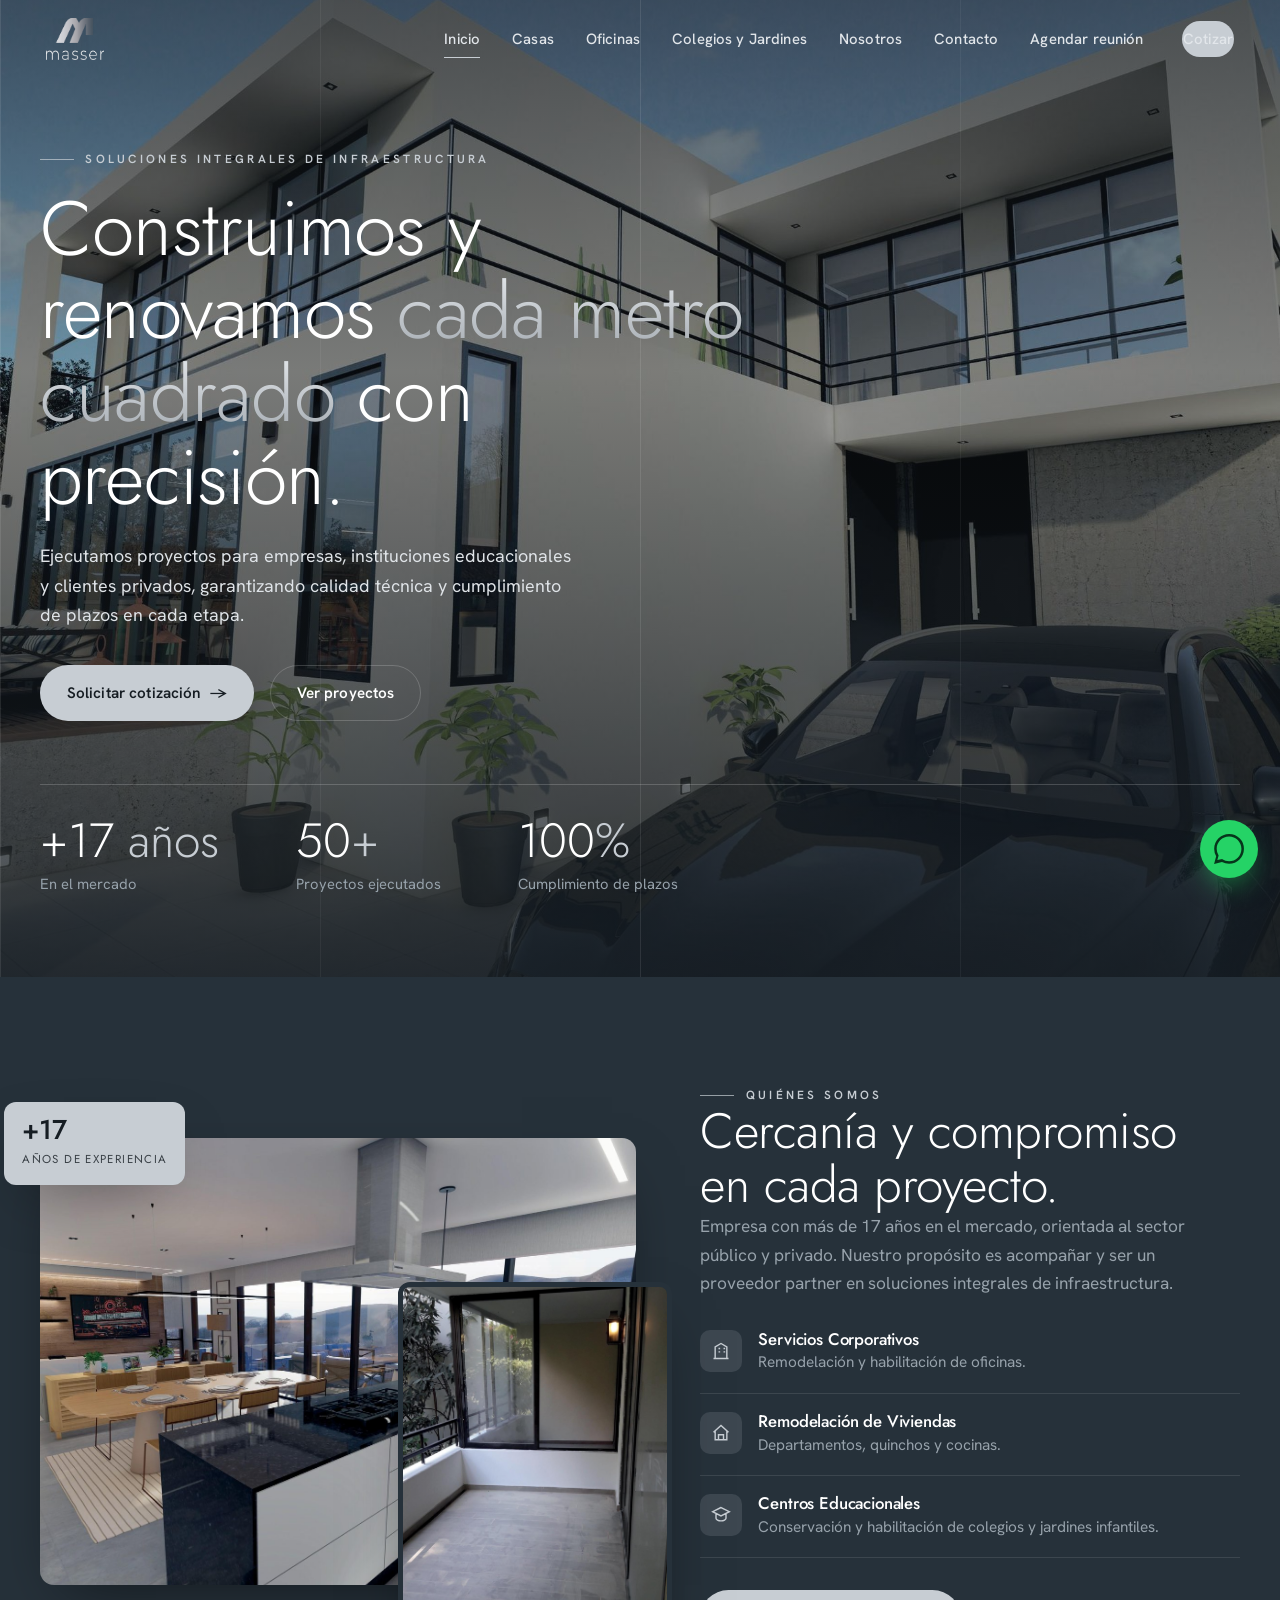
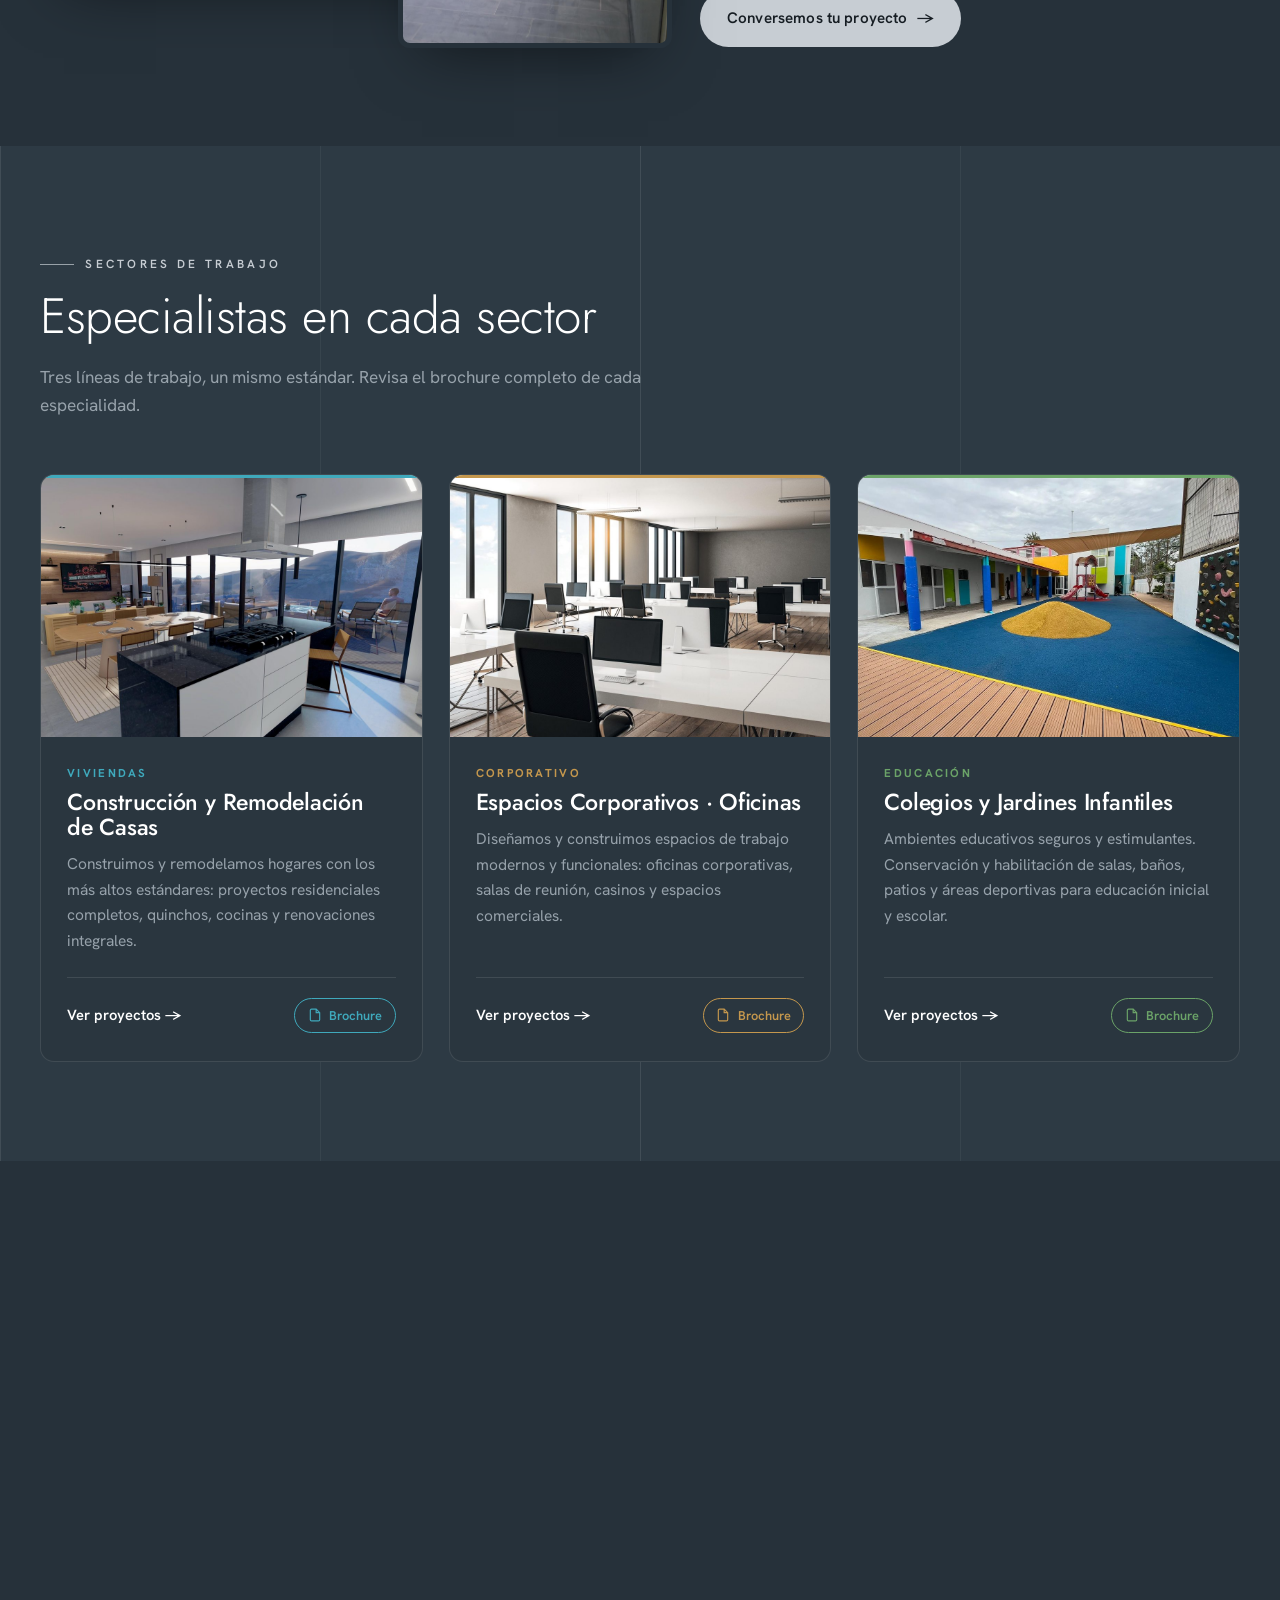
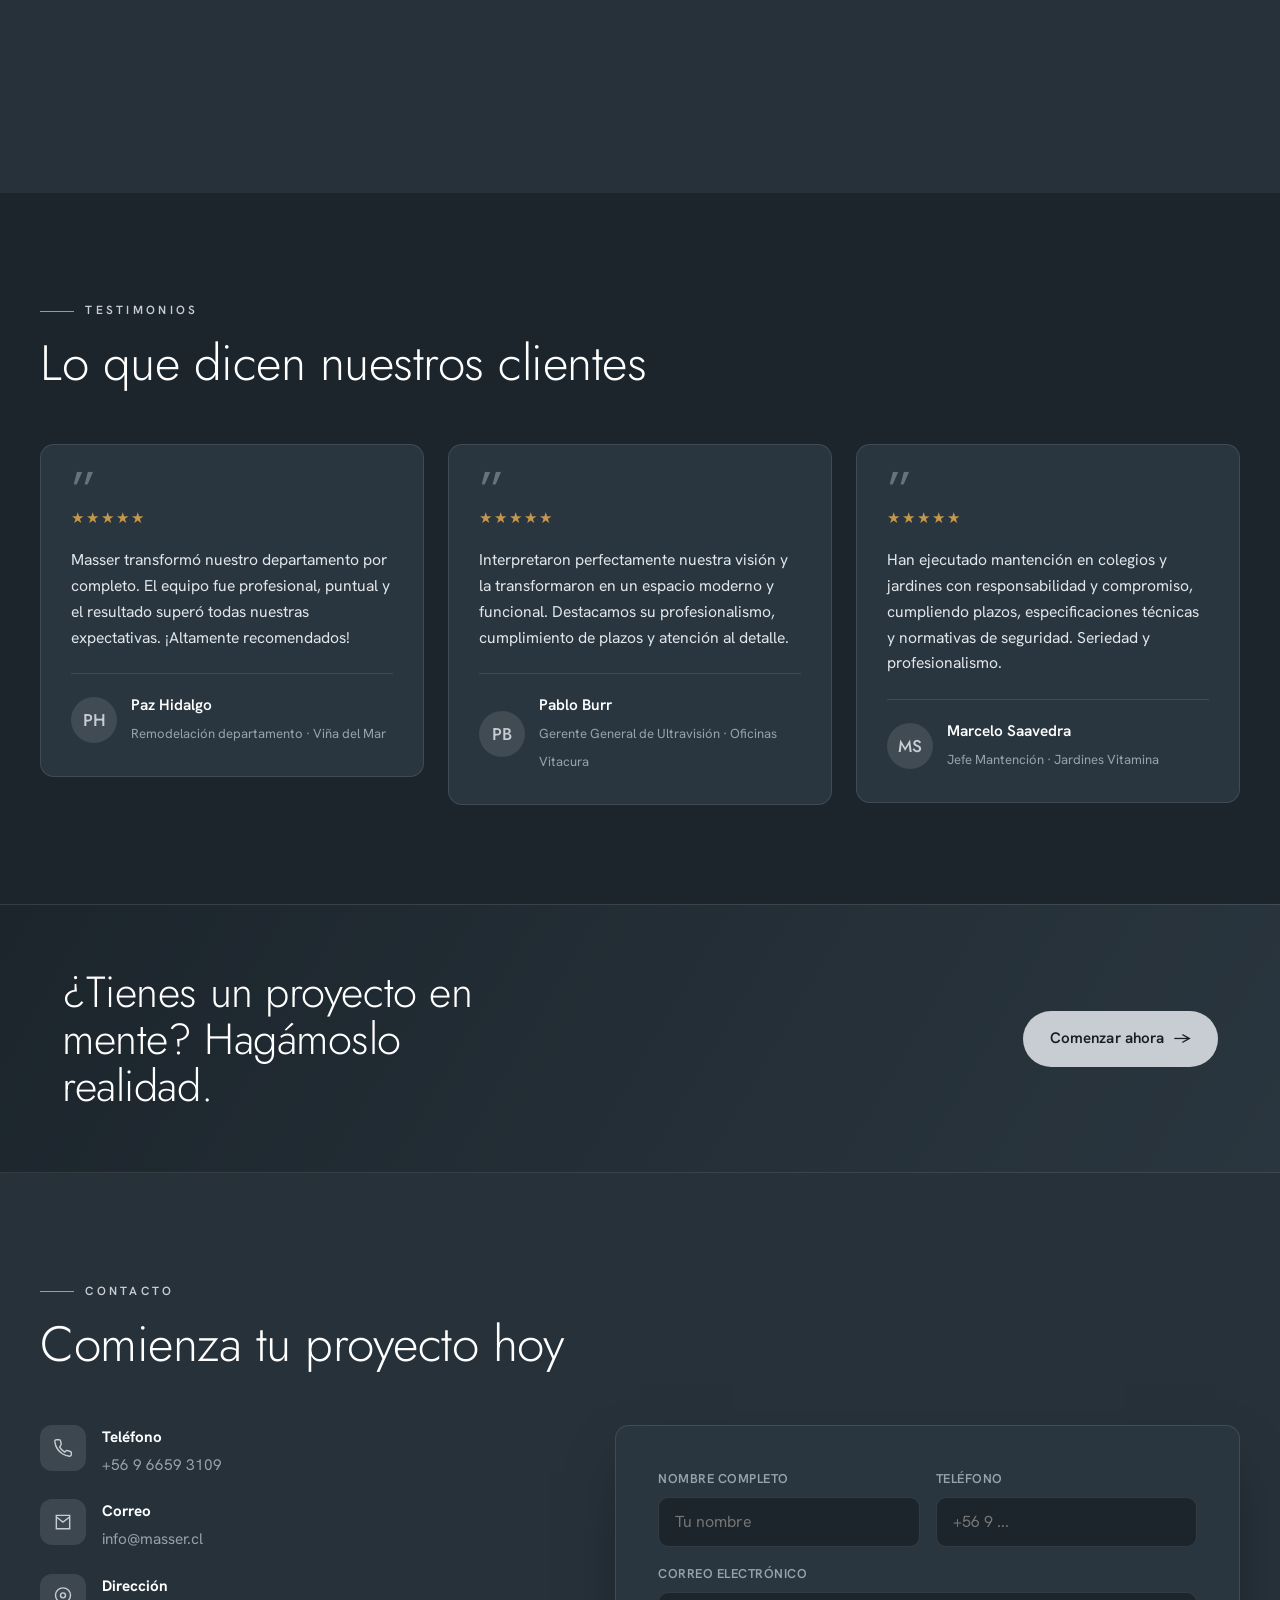
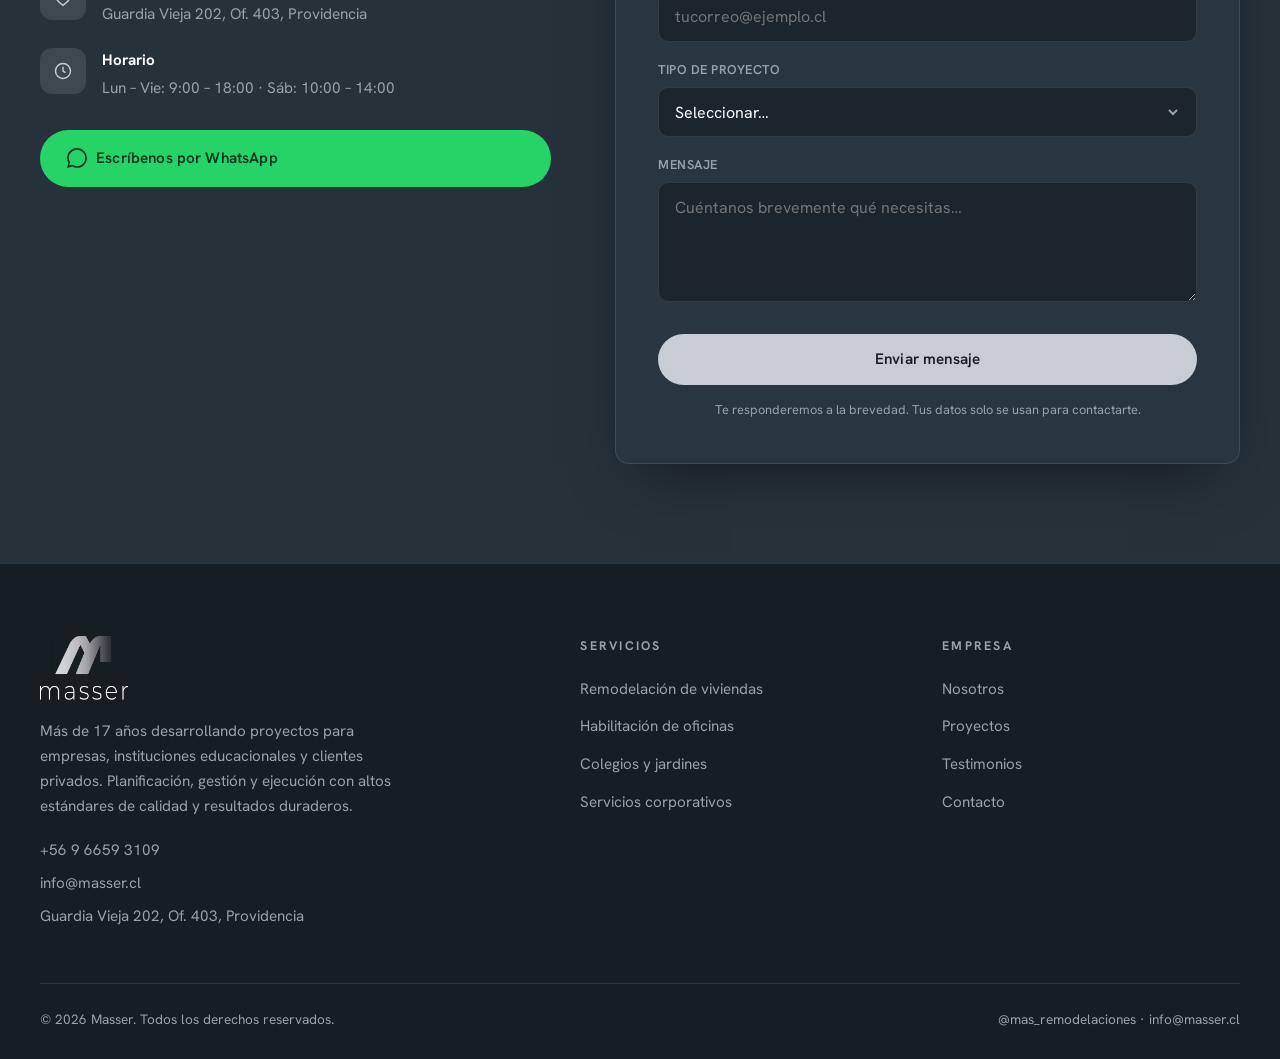
<file: index.html>
<!DOCTYPE html>
<html lang="es">
<head>
<meta charset="UTF-8">
<meta name="viewport" content="width=device-width, initial-scale=1.0">
<title>Masser | Construcción y Remodelación · Casas, Oficinas y Centros Educacionales</title>
<meta name="description" content="Empresa con más de 17 años ejecutando proyectos integrales de infraestructura para el sector público y privado: remodelación de viviendas, habilitación de oficinas y conservación de colegios y jardines infantiles en Santiago.">
<link rel="icon" type="image/png" href="assets/favicon.png">
<link rel="canonical" href="https://www.masser.cl/">
<meta property="og:title" content="Masser | Construcción y Remodelación">
<meta property="og:description" content="Soluciones integrales de infraestructura: viviendas, oficinas y centros educacionales.">
<meta property="og:image" content="https://www.masser.cl/assets/og-image.jpg">
<meta property="og:url" content="https://www.masser.cl/">
<meta property="og:type" content="website">

<!-- ===== Tipografías ===== -->
<link rel="preconnect" href="https://fonts.googleapis.com">
<link rel="preconnect" href="https://fonts.gstatic.com" crossorigin>
<link href="https://fonts.googleapis.com/css2?family=Jost:wght@300;400;500;600&family=Hanken+Grotesk:wght@400;500;600;700&display=swap" rel="stylesheet">
<link rel="stylesheet" href="assets/styles.css">
<link href="https://assets.calendly.com/assets/external/widget.css" rel="stylesheet">

<!-- Google Analytics 4 -->
<script async src="https://www.googletagmanager.com/gtag/js?id=G-5MW8NN7PKX"></script>
<script>
  window.dataLayer = window.dataLayer || [];
  function gtag(){dataLayer.push(arguments);}
  gtag('js', new Date());
  gtag('config', 'G-5MW8NN7PKX');
</script>
</head>
<body>

<!-- ===================== NAV ===================== -->
<nav class="nav">
  <a href="index.html" class="logo"><img src="assets/logo.png" alt="Masser"></a>
  <div class="nav-links">
    <a href="index.html" class="active">Inicio</a>
    <a href="casas.html">Casas</a>
    <a href="oficinas.html">Oficinas</a>
    <a href="colegios.html">Colegios y Jardines</a>
    <a href="index.html#nosotros">Nosotros</a>
    <a href="contacto.html">Contacto</a>
    <a href="" onclick="abrirCalendly();return false;">Agendar reunión</a>
    <a href="contacto.html" class="btn btn-primary nav-cta">Cotizar</a>
  </div>
  <button class="hamburger" aria-label="Abrir menú"><span></span><span></span><span></span></button>
</nav>
<div class="scrim"></div>
<aside class="drawer">
  <a href="index.html">Inicio</a>
  <a href="casas.html">Casas</a>
  <a href="oficinas.html">Oficinas</a>
  <a href="colegios.html">Colegios y Jardines</a>
  <a href="index.html#nosotros">Nosotros</a>
  <a href="contacto.html">Contacto</a>
  <a href="" onclick="abrirCalendly();return false;">Agendar reunión</a>
  <a href="contacto.html" class="btn btn-primary">Cotizar proyecto</a>
</aside>

<!-- ===================== HERO ===================== -->
<header class="hero">
  <div class="hero-bg"><img src="assets/img/hero-casa.jpg" alt="Proyecto de construcción Masser"></div>
  <div class="grid-lines"></div>
  <div class="wrap">
    <span class="eyebrow">Soluciones integrales de infraestructura</span>
    <h1 class="display">Construimos y renovamos <em>cada metro cuadrado</em> con precisión.</h1>
    <p>Ejecutamos proyectos para empresas, instituciones educacionales y clientes privados, garantizando calidad técnica y cumplimiento de plazos en cada etapa.</p>
    <div class="hero-cta">
      <a href="contacto.html" class="btn btn-primary">Solicitar cotización <span class="arr">→</span></a>
      <a href="#servicios" class="btn btn-ghost">Ver proyectos</a>
    </div>
    <div class="stats">
      <div class="stat"><div class="n">+17<span> años</span></div><div class="l">En el mercado</div></div>
      <div class="stat"><div class="n">50<span>+</span></div><div class="l">Proyectos ejecutados</div></div>
      <div class="stat"><div class="n">100<span>%</span></div><div class="l">Cumplimiento de plazos</div></div>
    </div>
  </div>
</header>

<!-- ===================== NOSOTROS ===================== -->
<section class="s" id="nosotros">
  <div class="wrap about">
    <div class="about-media reveal">
      <img class="m1" src="assets/img/about-1.jpg" alt="Remodelación de cocina Masser">
      <img class="m2" src="assets/img/about-2.jpg" alt="Detalle de remodelación Masser">
      <div class="badge"><b>+17</b><small>años de experiencia</small></div>
    </div>
    <div class="about-text reveal">
      <span class="eyebrow">Quiénes somos</span>
      <h2 class="section-title">Cercanía y compromiso en cada proyecto.</h2>
      <p class="lead">Empresa con más de 17 años en el mercado, orientada al sector público y privado. Nuestro propósito es acompañar y ser un proveedor partner en soluciones integrales de infraestructura.</p>
      <ul class="feature-list">
        <li>
          <span class="ic"><svg width="20" height="20" viewBox="0 0 24 24" fill="none" stroke="currentColor" stroke-width="1.7"><path d="M3 21h18M5 21V7l7-4 7 4v14M9 9h2m-2 4h2m4-4h2m-2 4h2"/></svg></span>
          <div><h3>Servicios Corporativos</h3><p>Remodelación y habilitación de oficinas.</p></div>
        </li>
        <li>
          <span class="ic"><svg width="20" height="20" viewBox="0 0 24 24" fill="none" stroke="currentColor" stroke-width="1.7"><path d="M3 11l9-8 9 8M5 9v11h14V9M9 20v-6h6v6"/></svg></span>
          <div><h3>Remodelación de Viviendas</h3><p>Departamentos, quinchos y cocinas.</p></div>
        </li>
        <li>
          <span class="ic"><svg width="20" height="20" viewBox="0 0 24 24" fill="none" stroke="currentColor" stroke-width="1.7"><path d="M12 3L2 8l10 5 10-5-10-5zM6 10.5V16c0 1.5 2.7 3 6 3s6-1.5 6-3v-5.5"/></svg></span>
          <div><h3>Centros Educacionales</h3><p>Conservación y habilitación de colegios y jardines infantiles.</p></div>
        </li>
      </ul>
      <a href="contacto.html" class="btn btn-primary">Conversemos tu proyecto <span class="arr">→</span></a>
    </div>
  </div>
</section>

<!-- ===================== SECTORES ===================== -->
<section class="s bg-2" id="servicios">
  <div class="grid-lines"></div>
  <div class="wrap">
    <div class="s-head reveal">
      <span class="eyebrow">Sectores de trabajo</span>
      <h2 class="section-title">Especialistas en cada sector</h2>
      <p class="lead">Tres líneas de trabajo, un mismo estándar. Revisa el brochure completo de cada especialidad.</p>
    </div>
    <div class="sectors">
      <article class="sector-card t reveal">
        <div class="sector-figure"><img src="assets/img/sector-casas.jpg" alt="Remodelación de casas"></div>
        <div class="sector-body">
          <span class="sector-tag">Viviendas</span>
          <h3>Construcción y Remodelación de Casas</h3>
          <p>Construimos y remodelamos hogares con los más altos estándares: proyectos residenciales completos, quinchos, cocinas y renovaciones integrales.</p>
          <div class="sector-links">
            <a href="casas.html" class="go">Ver proyectos →</a>
            <a href="pdfs/casas.pdf" target="_blank" rel="noopener" class="pdf-pill">
              <svg width="14" height="14" viewBox="0 0 24 24" fill="none" stroke="currentColor" stroke-width="2"><path d="M14 2H6a2 2 0 00-2 2v16a2 2 0 002 2h12a2 2 0 002-2V8z M14 2v6h6"/></svg> Brochure
            </a>
          </div>
        </div>
      </article>
      <article class="sector-card g reveal">
        <div class="sector-figure"><img src="assets/img/sector-oficinas.jpg" alt="Habilitación de oficinas"></div>
        <div class="sector-body">
          <span class="sector-tag">Corporativo</span>
          <h3>Espacios Corporativos · Oficinas</h3>
          <p>Diseñamos y construimos espacios de trabajo modernos y funcionales: oficinas corporativas, salas de reunión, casinos y espacios comerciales.</p>
          <div class="sector-links">
            <a href="oficinas.html" class="go">Ver proyectos →</a>
            <a href="pdfs/oficinas.pdf" target="_blank" rel="noopener" class="pdf-pill">
              <svg width="14" height="14" viewBox="0 0 24 24" fill="none" stroke="currentColor" stroke-width="2"><path d="M14 2H6a2 2 0 00-2 2v16a2 2 0 002 2h12a2 2 0 002-2V8z M14 2v6h6"/></svg> Brochure
            </a>
          </div>
        </div>
      </article>
      <article class="sector-card v reveal">
        <div class="sector-figure"><img src="assets/img/sector-colegios.jpg" alt="Conservación de colegios y jardines"></div>
        <div class="sector-body">
          <span class="sector-tag">Educación</span>
          <h3>Colegios y Jardines Infantiles</h3>
          <p>Ambientes educativos seguros y estimulantes. Conservación y habilitación de salas, baños, patios y áreas deportivas para educación inicial y escolar.</p>
          <div class="sector-links">
            <a href="colegios.html" class="go">Ver proyectos →</a>
            <a href="pdfs/colegiosyjardines.pdf" target="_blank" rel="noopener" class="pdf-pill">
              <svg width="14" height="14" viewBox="0 0 24 24" fill="none" stroke="currentColor" stroke-width="2"><path d="M14 2H6a2 2 0 00-2 2v16a2 2 0 002 2h12a2 2 0 002-2V8z M14 2v6h6"/></svg> Brochure
            </a>
          </div>
        </div>
      </article>
    </div>
  </div>
</section>

<!-- ===================== POR QUÉ ===================== -->
<section class="s">
  <div class="wrap">
    <div class="s-head reveal">
      <span class="eyebrow">¿Por qué elegirnos?</span>
      <h2 class="section-title">La diferencia Masser</h2>
    </div>
    <div class="why reveal">
      <div class="why-item">
        <div class="why-num">01</div>
        <h3>Servicio integral</h3>
        <p>De la arquitectura a la entrega, gestionamos cada etapa de tu proyecto para que solo te preocupes del resultado.</p>
      </div>
      <div class="why-item">
        <div class="why-num">02</div>
        <h3>Calidad garantizada</h3>
        <p>Materiales y mano de obra de primera. Trabajamos con los mejores proveedores para acabados impecables.</p>
      </div>
      <div class="why-item">
        <div class="why-num">03</div>
        <h3>Cumplimiento</h3>
        <p>Entregamos en tiempo y forma. Planificamos cada detalle para respetar los plazos sin contratiempos.</p>
      </div>
      <div class="why-item">
        <div class="why-num">04</div>
        <h3>Transparencia</h3>
        <p>Presupuestos claros, sin costos ocultos, con comunicación abierta durante todo el proceso.</p>
      </div>
    </div>
  </div>
</section>

<!-- ===================== TESTIMONIOS ===================== -->
<section class="s bg-3" id="testimonios">
  <div class="wrap">
    <div class="s-head reveal">
      <span class="eyebrow">Testimonios</span>
      <h2 class="section-title">Lo que dicen nuestros clientes</h2>
    </div>
    <div class="tcards">
      <div class="tcard reveal">
        <div class="quote">”</div>
        <div class="stars">★★★★★</div>
        <p>Masser transformó nuestro departamento por completo. El equipo fue profesional, puntual y el resultado superó todas nuestras expectativas. ¡Altamente recomendados!</p>
        <div class="tauthor"><span class="av">PH</span><div><b>Paz Hidalgo</b><small>Remodelación departamento · Viña del Mar</small></div></div>
      </div>
      <div class="tcard reveal">
        <div class="quote">”</div>
        <div class="stars">★★★★★</div>
        <p>Interpretaron perfectamente nuestra visión y la transformaron en un espacio moderno y funcional. Destacamos su profesionalismo, cumplimiento de plazos y atención al detalle.</p>
        <div class="tauthor"><span class="av">PB</span><div><b>Pablo Burr</b><small>Gerente General de Ultravisión · Oficinas Vitacura</small></div></div>
      </div>
      <div class="tcard reveal">
        <div class="quote">”</div>
        <div class="stars">★★★★★</div>
        <p>Han ejecutado mantención en colegios y jardines con responsabilidad y compromiso, cumpliendo plazos, especificaciones técnicas y normativas de seguridad. Seriedad y profesionalismo.</p>
        <div class="tauthor"><span class="av">MS</span><div><b>Marcelo Saavedra</b><small>Jefe Mantención · Jardines Vitamina</small></div></div>
      </div>
    </div>
  </div>
</section>

<!-- ===================== CTA BAND ===================== -->
<section class="cta-band">
  <div class="wrap">
    <h2>¿Tienes un proyecto en mente? Hagámoslo realidad.</h2>
    <a href="contacto.html" class="btn btn-primary">Comenzar ahora <span class="arr">→</span></a>
  </div>
</section>

<!-- ===================== CONTACTO ===================== -->
<section class="s" id="contacto">
  <div class="wrap">
    <div class="s-head reveal">
      <span class="eyebrow">Contacto</span>
      <h2 class="section-title">Comienza tu proyecto hoy</h2>
    </div>
    <div class="contact-grid">
      <div class="contact-info reveal">
        <div class="cinfo"><span class="ic"><svg width="20" height="20" viewBox="0 0 24 24" fill="none" stroke="currentColor" stroke-width="1.7"><path d="M22 16.9v3a2 2 0 01-2.2 2 19.8 19.8 0 01-8.6-3 19.5 19.5 0 01-6-6 19.8 19.8 0 01-3-8.6A2 2 0 014.1 2h3a2 2 0 012 1.7c.1 1 .4 1.9.7 2.8a2 2 0 01-.5 2.1L8 11a16 16 0 006 6l1.3-1.3a2 2 0 012.1-.5c.9.3 1.8.6 2.8.7a2 2 0 011.7 2z"/></svg></span><div><b>Teléfono</b><a href="tel:+56966593109">+56 9 6659 3109</a></div></div>
        <div class="cinfo"><span class="ic"><svg width="20" height="20" viewBox="0 0 24 24" fill="none" stroke="currentColor" stroke-width="1.7"><path d="M4 4h16v16H4z M4 6l8 6 8-6"/></svg></span><div><b>Correo</b><a href="mailto:info@masser.cl">info@masser.cl</a></div></div>
        <div class="cinfo"><span class="ic"><svg width="20" height="20" viewBox="0 0 24 24" fill="none" stroke="currentColor" stroke-width="1.7"><path d="M21 10c0 6-9 12-9 12s-9-6-9-12a9 9 0 0118 0z"/><circle cx="12" cy="10" r="3"/></svg></span><div><b>Dirección</b><span>Guardia Vieja 202, Of. 403, Providencia</span></div></div>
        <div class="cinfo"><span class="ic"><svg width="20" height="20" viewBox="0 0 24 24" fill="none" stroke="currentColor" stroke-width="1.7"><circle cx="12" cy="12" r="9"/><path d="M12 7v5l3 2"/></svg></span><div><b>Horario</b><span>Lun – Vie: 9:00 – 18:00 · Sáb: 10:00 – 14:00</span></div></div>
        <a class="btn wa-btn" data-wa href="#"><svg width="20" height="20" viewBox="0 0 24 24" fill="currentColor"><path d="M.057 24l1.687-6.163a11.867 11.867 0 01-1.587-5.946C.16 5.335 5.495 0 12.05 0a11.82 11.82 0 018.413 3.488 11.82 11.82 0 013.48 8.414c-.003 6.557-5.338 11.892-11.893 11.892a11.9 11.9 0 01-5.688-1.448L.057 24zm6.597-3.807c1.676.995 3.276 1.591 5.392 1.592 5.448 0 9.886-4.434 9.889-9.885.002-5.462-4.415-9.89-9.881-9.892-5.452 0-9.887 4.434-9.889 9.884a9.86 9.86 0 001.51 5.26l-.999 3.648 3.978-.755z"/></svg> Escríbenos por WhatsApp</a>
      </div>

      <form class="form-card reveal" id="contact-form" novalidate>
        <div class="form-msg"></div>
        <input type="text" name="_gotcha" style="display:none" tabindex="-1" autocomplete="off">
        <div class="row2">
          <div class="field"><label>Nombre completo</label><input type="text" name="nombre" placeholder="Tu nombre" required></div>
          <div class="field"><label>Teléfono</label><input type="tel" name="telefono" placeholder="+56 9 ..."></div>
        </div>
        <div class="field"><label>Correo electrónico</label><input type="email" name="email" placeholder="tucorreo@ejemplo.cl" required></div>
        <div class="field"><label>Tipo de proyecto</label>
          <select name="tipo">
            <option value="">Seleccionar…</option>
            <option>Remodelación de vivienda</option>
            <option>Servicios corporativos / oficinas</option>
            <option>Colegios o jardines infantiles</option>
            <option>Otro</option>
          </select>
        </div>
        <div class="field"><label>Mensaje</label><textarea name="mensaje" placeholder="Cuéntanos brevemente qué necesitas…" required></textarea></div>
        <button type="submit" class="btn btn-primary">Enviar mensaje</button>
        <p class="form-note">Te responderemos a la brevedad. Tus datos solo se usan para contactarte.</p>
      </form>
    </div>
  </div>
</section>

<!-- ===================== FOOTER ===================== -->
<footer class="footer">
  <div class="wrap">
    <div class="footer-top">
      <div>
        <a href="index.html" class="logo"><img src="assets/logo.png" alt="Masser"></a>
        <p>Más de 17 años desarrollando proyectos para empresas, instituciones educacionales y clientes privados. Planificación, gestión y ejecución con altos estándares de calidad y resultados duraderos.</p>
        <div class="foot-contact">
          <a href="tel:+56966593109">+56 9 6659 3109</a>
          <a href="mailto:info@masser.cl">info@masser.cl</a>
          <a>Guardia Vieja 202, Of. 403, Providencia</a>
        </div>
      </div>
      <div>
        <h4>Servicios</h4>
        <ul>
          <li><a href="casas.html">Remodelación de viviendas</a></li>
          <li><a href="oficinas.html">Habilitación de oficinas</a></li>
          <li><a href="colegios.html">Colegios y jardines</a></li>
          <li><a href="oficinas.html">Servicios corporativos</a></li>
        </ul>
      </div>
      <div>
        <h4>Empresa</h4>
        <ul>
          <li><a href="index.html#nosotros">Nosotros</a></li>
          <li><a href="index.html#servicios">Proyectos</a></li>
          <li><a href="index.html#testimonios">Testimonios</a></li>
          <li><a href="contacto.html">Contacto</a></li>
        </ul>
      </div>
    </div>
    <div class="footer-bot">
      <span>© <span class="year"></span> Masser. Todos los derechos reservados.</span>
      <span>@mas_remodelaciones · info@masser.cl</span>
    </div>
  </div>
</footer>

<a class="wa-float" data-wa href="#" aria-label="WhatsApp">
  <svg viewBox="0 0 24 24" fill="#06351b"><path d="M.057 24l1.687-6.163a11.867 11.867 0 01-1.587-5.946C.16 5.335 5.495 0 12.05 0a11.82 11.82 0 018.413 3.488 11.82 11.82 0 013.48 8.414c-.003 6.557-5.338 11.892-11.893 11.892a11.9 11.9 0 01-5.688-1.448L.057 24zm6.597-3.807c1.676.995 3.276 1.591 5.392 1.592 5.448 0 9.886-4.434 9.889-9.885.002-5.462-4.415-9.89-9.881-9.892-5.452 0-9.887 4.434-9.889 9.884a9.86 9.86 0 001.51 5.26l-.999 3.648 3.978-.755z"/></svg>
</a>

<script src="assets/script.js"></script>
<script src="https://assets.calendly.com/assets/external/widget.js" async></script>
<script>
function abrirCalendly(){
  if(window.Calendly){Calendly.initPopupWidget({url:"https://calendly.com/masser-info/30min"});}
  else{window.open("https://calendly.com/masser-info/30min","_blank");}
  if(window.gtag){gtag("event","lead_agendar",{metodo:"calendly"});}
  return false;
}
</script>
</body>
</html>
</file>
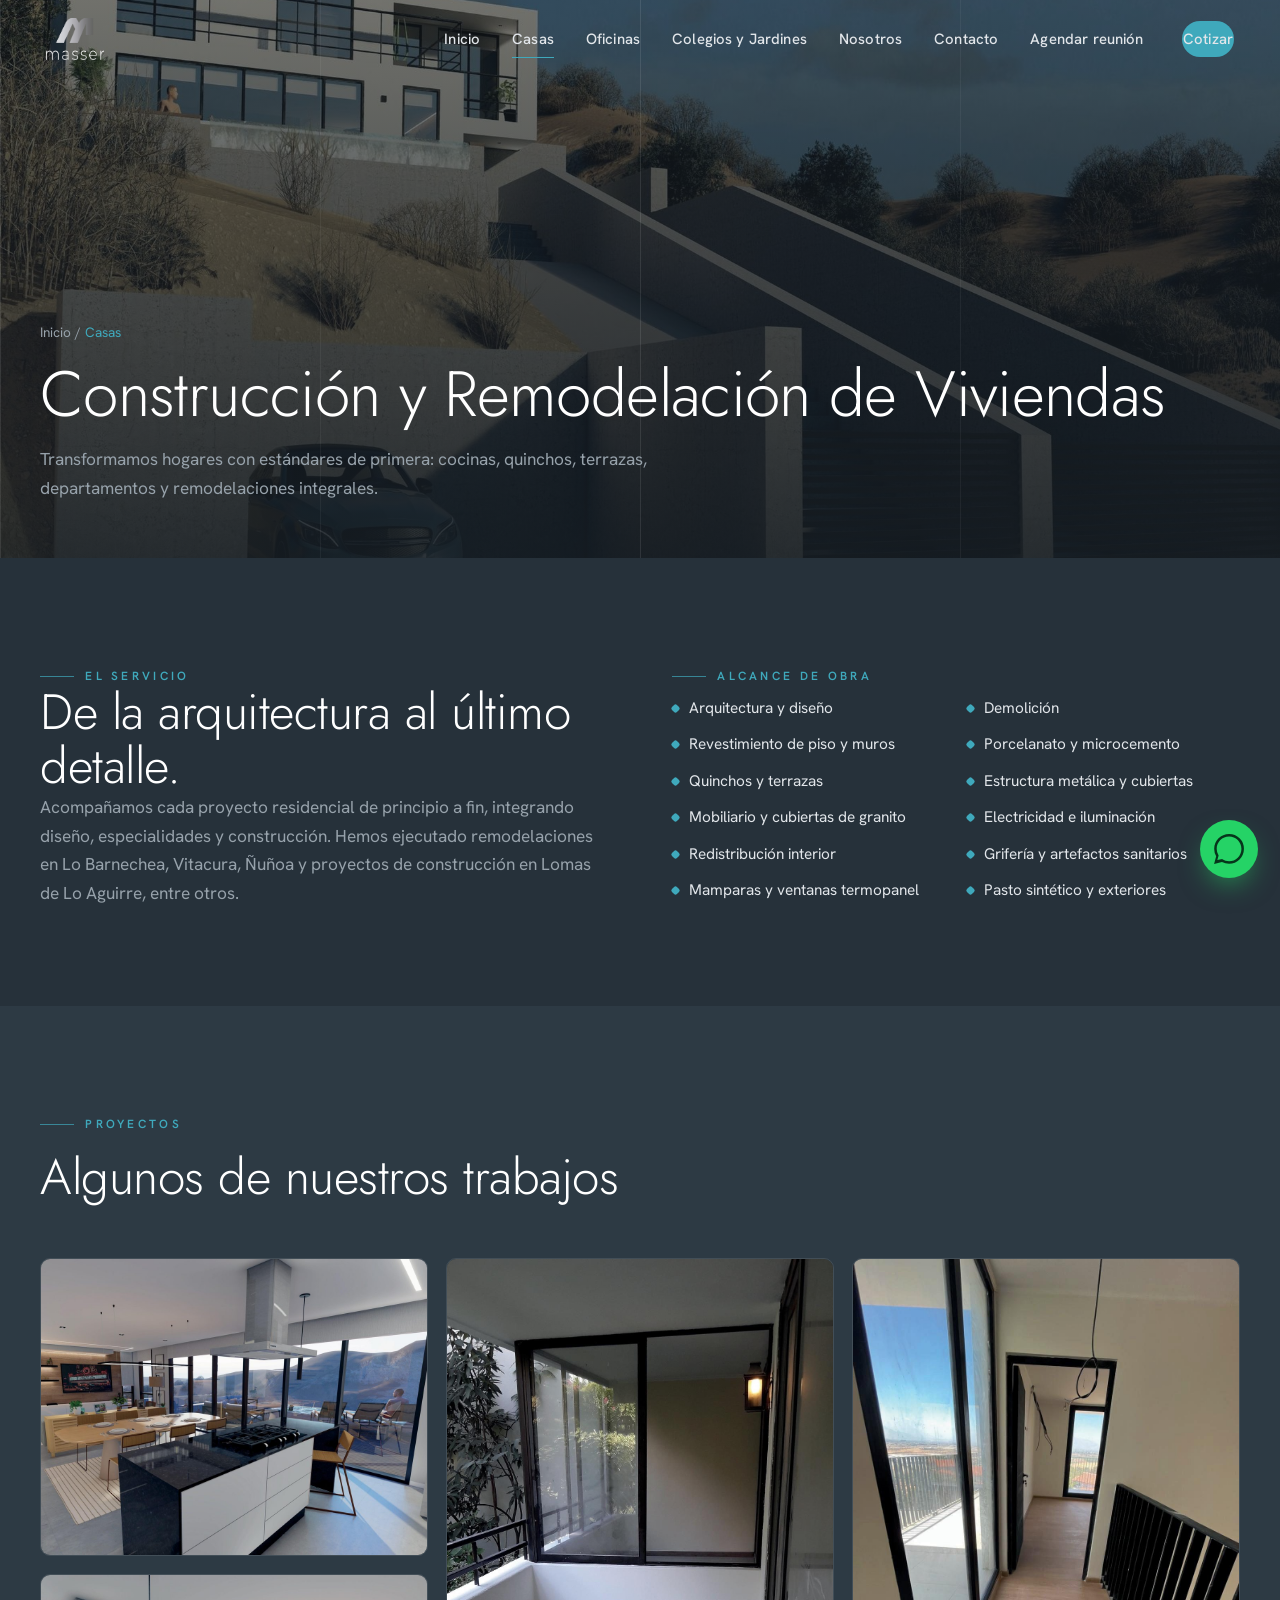
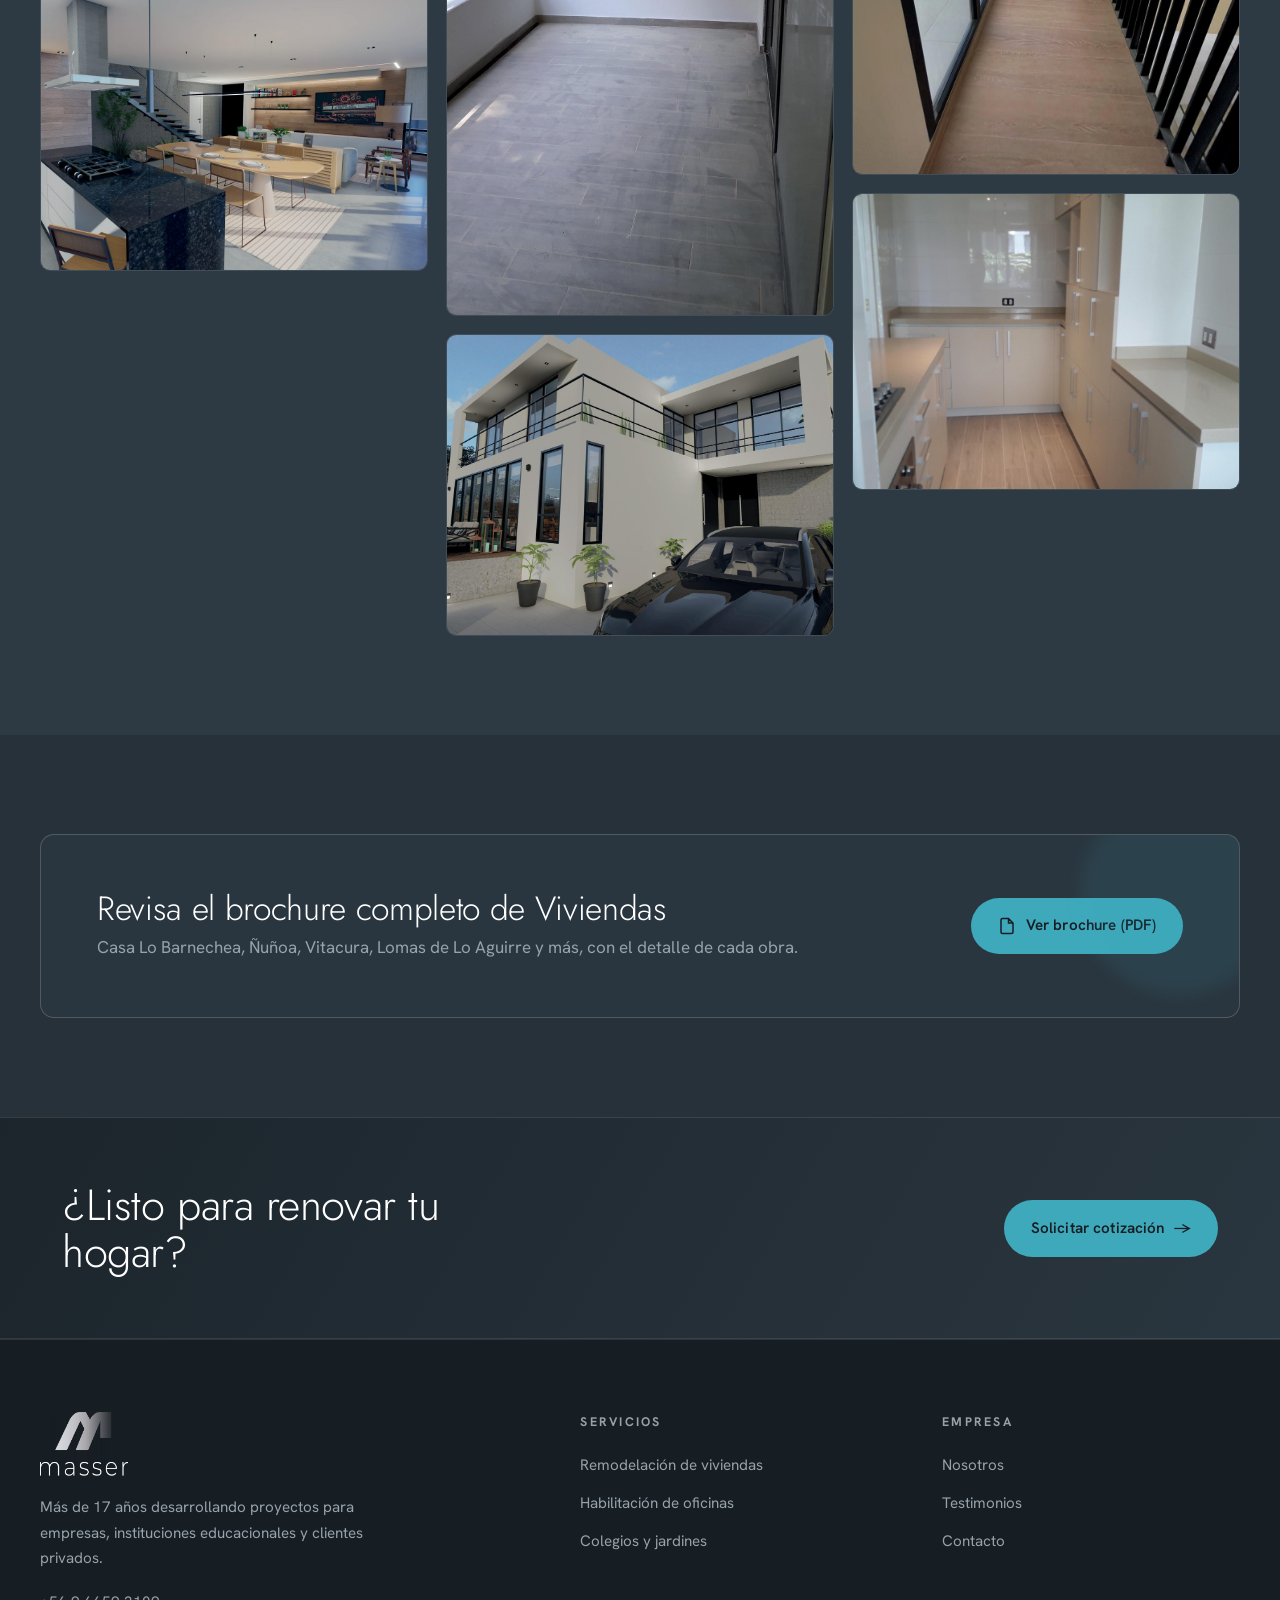
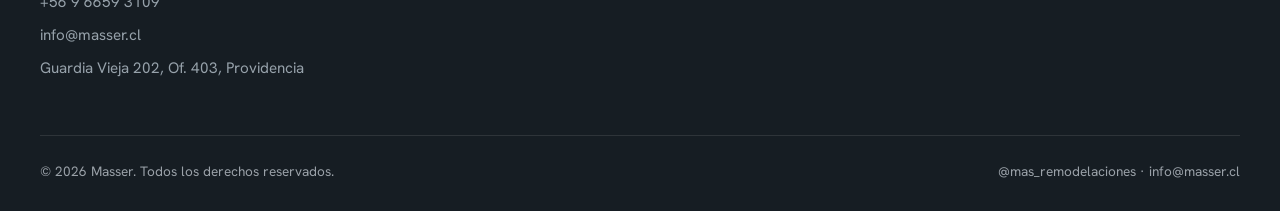
<file: casas.html>
<!DOCTYPE html>
<html lang="es">
<head>
<meta charset="UTF-8">
<meta name="viewport" content="width=device-width, initial-scale=1.0">
<title>Casas y Viviendas | Masser · Construcción y Remodelación</title>
<meta name="description" content="Remodelación y construcción de viviendas: cocinas, quinchos, terrazas, departamentos y proyectos residenciales completos en Santiago. Mira nuestros proyectos y descarga el brochure.">
<link rel="icon" type="image/png" href="assets/favicon.png">
<link rel="canonical" href="https://www.masser.cl/casas.html">
<meta property="og:title" content="Casas y Viviendas | Masser">
<meta property="og:image" content="https://www.masser.cl/assets/og-image.jpg">
<meta property="og:url" content="https://www.masser.cl/casas.html">
<link rel="preconnect" href="https://fonts.googleapis.com">
<link rel="preconnect" href="https://fonts.gstatic.com" crossorigin>
<link href="https://fonts.googleapis.com/css2?family=Jost:wght@300;400;500;600&family=Hanken+Grotesk:wght@400;500;600;700&display=swap" rel="stylesheet">
<link rel="stylesheet" href="assets/styles.css">
<link href="https://assets.calendly.com/assets/external/widget.css" rel="stylesheet">
<script async src="https://www.googletagmanager.com/gtag/js?id=G-5MW8NN7PKX"></script>
<script>window.dataLayer=window.dataLayer||[];function gtag(){dataLayer.push(arguments);}gtag('js',new Date());gtag('config','G-5MW8NN7PKX');</script>
</head>
<body class="acc-teal">

<nav class="nav">
  <a href="index.html" class="logo"><img src="assets/logo.png" alt="Masser"></a>
  <div class="nav-links">
    <a href="index.html">Inicio</a>
    <a href="casas.html" class="active">Casas</a>
    <a href="oficinas.html">Oficinas</a>
    <a href="colegios.html">Colegios y Jardines</a>
    <a href="index.html#nosotros">Nosotros</a>
    <a href="contacto.html">Contacto</a>
    <a href="" onclick="abrirCalendly();return false;">Agendar reunión</a>
    <a href="contacto.html" class="btn btn-primary nav-cta">Cotizar</a>
  </div>
  <button class="hamburger" aria-label="Abrir menú"><span></span><span></span><span></span></button>
</nav>
<div class="scrim"></div>
<aside class="drawer">
  <a href="index.html">Inicio</a>
  <a href="casas.html">Casas</a>
  <a href="oficinas.html">Oficinas</a>
  <a href="colegios.html">Colegios y Jardines</a>
  <a href="index.html#nosotros">Nosotros</a>
  <a href="contacto.html">Contacto</a>
  <a href="" onclick="abrirCalendly();return false;">Agendar reunión</a>
  <a href="contacto.html" class="btn btn-primary">Cotizar proyecto</a>
</aside>

<header class="page-hero">
  <div class="hero-bg"><img src="assets/img/casas-header.jpg" alt="Proyecto residencial Masser"></div>
  <div class="grid-lines"></div>
  <div class="wrap">
    <div class="crumbs"><a href="index.html">Inicio</a> / <span>Casas</span></div>
    <h1>Construcción y Remodelación de Viviendas</h1>
    <p class="lead">Transformamos hogares con estándares de primera: cocinas, quinchos, terrazas, departamentos y remodelaciones integrales.</p>
  </div>
</header>

<section class="s">
  <div class="wrap proj-intro">
    <div class="reveal">
      <span class="eyebrow">El servicio</span>
      <h2 class="section-title">De la arquitectura al último detalle.</h2>
      <p class="lead">Acompañamos cada proyecto residencial de principio a fin, integrando diseño, especialidades y construcción. Hemos ejecutado remodelaciones en Lo Barnechea, Vitacura, Ñuñoa y proyectos de construcción en Lomas de Lo Aguirre, entre otros.</p>
    </div>
    <div class="reveal">
      <span class="eyebrow">Alcance de obra</span>
      <ul class="scope">
        <li>Arquitectura y diseño</li>
        <li>Demolición</li>
        <li>Revestimiento de piso y muros</li>
        <li>Porcelanato y microcemento</li>
        <li>Quinchos y terrazas</li>
        <li>Estructura metálica y cubiertas</li>
        <li>Mobiliario y cubiertas de granito</li>
        <li>Electricidad e iluminación</li>
        <li>Redistribución interior</li>
        <li>Grifería y artefactos sanitarios</li>
        <li>Mamparas y ventanas termopanel</li>
        <li>Pasto sintético y exteriores</li>
      </ul>
    </div>
  </div>
</section>

<section class="s bg-2">
  <div class="wrap">
    <div class="s-head reveal"><span class="eyebrow">Proyectos</span><h2 class="section-title">Algunos de nuestros trabajos</h2></div>
    <div class="gallery reveal">
      <img src="assets/img/casas-2.jpg" alt="Remodelación cocina con isla">
      <img src="assets/img/casas-1.jpg" alt="Remodelación living comedor">
      <img src="assets/img/casas-3.jpg" alt="Living con mampara y jardín">
      <img src="assets/img/casas-6.jpg" alt="Casa moderna fachada">
      <img src="assets/img/casas-4.jpg" alt="Escalera e interior">
      <img src="assets/img/casas-5.jpg" alt="Departamento Sebastián Elcano">
    </div>
  </div>
</section>

<section class="s">
  <div class="wrap">
    <div class="brochure-cta reveal">
      <div>
        <h3>Revisa el brochure completo de Viviendas</h3>
        <p>Casa Lo Barnechea, Ñuñoa, Vitacura, Lomas de Lo Aguirre y más, con el detalle de cada obra.</p>
      </div>
      <a href="pdfs/casas.pdf" target="_blank" rel="noopener" class="btn btn-primary">
        <svg width="18" height="18" viewBox="0 0 24 24" fill="none" stroke="currentColor" stroke-width="2"><path d="M14 2H6a2 2 0 00-2 2v16a2 2 0 002 2h12a2 2 0 002-2V8z M14 2v6h6"/></svg>
        Ver brochure (PDF)
      </a>
    </div>
  </div>
</section>

<section class="cta-band">
  <div class="wrap">
    <h2>¿Listo para renovar tu hogar?</h2>
    <a href="contacto.html" class="btn btn-primary">Solicitar cotización <span class="arr">→</span></a>
  </div>
</section>

<footer class="footer">
  <div class="wrap">
    <div class="footer-top">
      <div>
        <a href="index.html" class="logo"><img src="assets/logo.png" alt="Masser"></a>
        <p>Más de 17 años desarrollando proyectos para empresas, instituciones educacionales y clientes privados.</p>
        <div class="foot-contact">
          <a href="tel:+56966593109">+56 9 6659 3109</a>
          <a href="mailto:info@masser.cl">info@masser.cl</a>
          <a>Guardia Vieja 202, Of. 403, Providencia</a>
        </div>
      </div>
      <div><h4>Servicios</h4><ul>
        <li><a href="casas.html">Remodelación de viviendas</a></li>
        <li><a href="oficinas.html">Habilitación de oficinas</a></li>
        <li><a href="colegios.html">Colegios y jardines</a></li>
      </ul></div>
      <div><h4>Empresa</h4><ul>
        <li><a href="index.html#nosotros">Nosotros</a></li>
        <li><a href="index.html#testimonios">Testimonios</a></li>
        <li><a href="contacto.html">Contacto</a></li>
      </ul></div>
    </div>
    <div class="footer-bot">
      <span>© <span class="year"></span> Masser. Todos los derechos reservados.</span>
      <span>@mas_remodelaciones · info@masser.cl</span>
    </div>
  </div>
</footer>

<a class="wa-float" data-wa href="#" aria-label="WhatsApp">
  <svg viewBox="0 0 24 24" fill="#06351b"><path d="M.057 24l1.687-6.163a11.867 11.867 0 01-1.587-5.946C.16 5.335 5.495 0 12.05 0a11.82 11.82 0 018.413 3.488 11.82 11.82 0 013.48 8.414c-.003 6.557-5.338 11.892-11.893 11.892a11.9 11.9 0 01-5.688-1.448L.057 24zm6.597-3.807c1.676.995 3.276 1.591 5.392 1.592 5.448 0 9.886-4.434 9.889-9.885.002-5.462-4.415-9.89-9.881-9.892-5.452 0-9.887 4.434-9.889 9.884a9.86 9.86 0 001.51 5.26l-.999 3.648 3.978-.755z"/></svg>
</a>

<script src="assets/script.js"></script>
<script src="https://assets.calendly.com/assets/external/widget.js" async></script>
<script>
function abrirCalendly(){
  if(window.Calendly){Calendly.initPopupWidget({url:"https://calendly.com/masser-info/30min"});}
  else{window.open("https://calendly.com/masser-info/30min","_blank");}
  if(window.gtag){gtag("event","lead_agendar",{metodo:"calendly"});}
  return false;
}
</script>
</body>
</html>
</file>
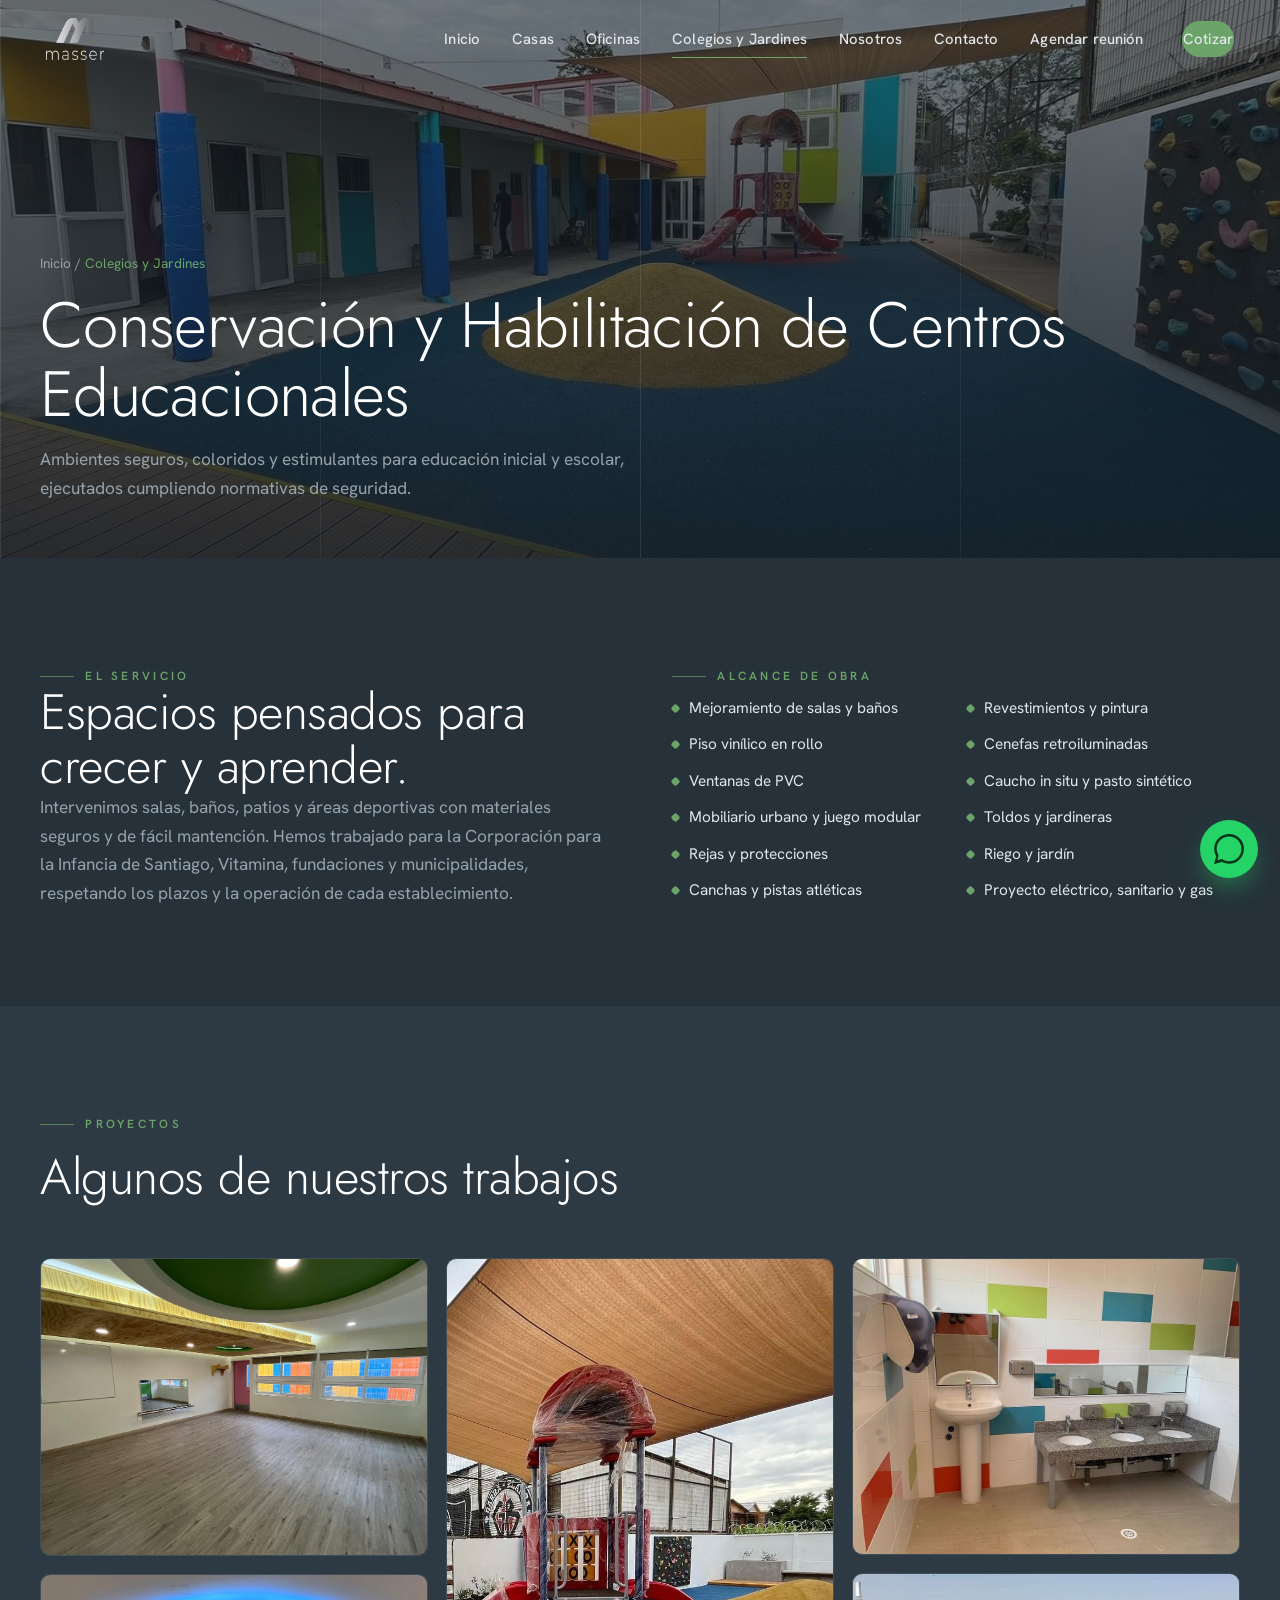
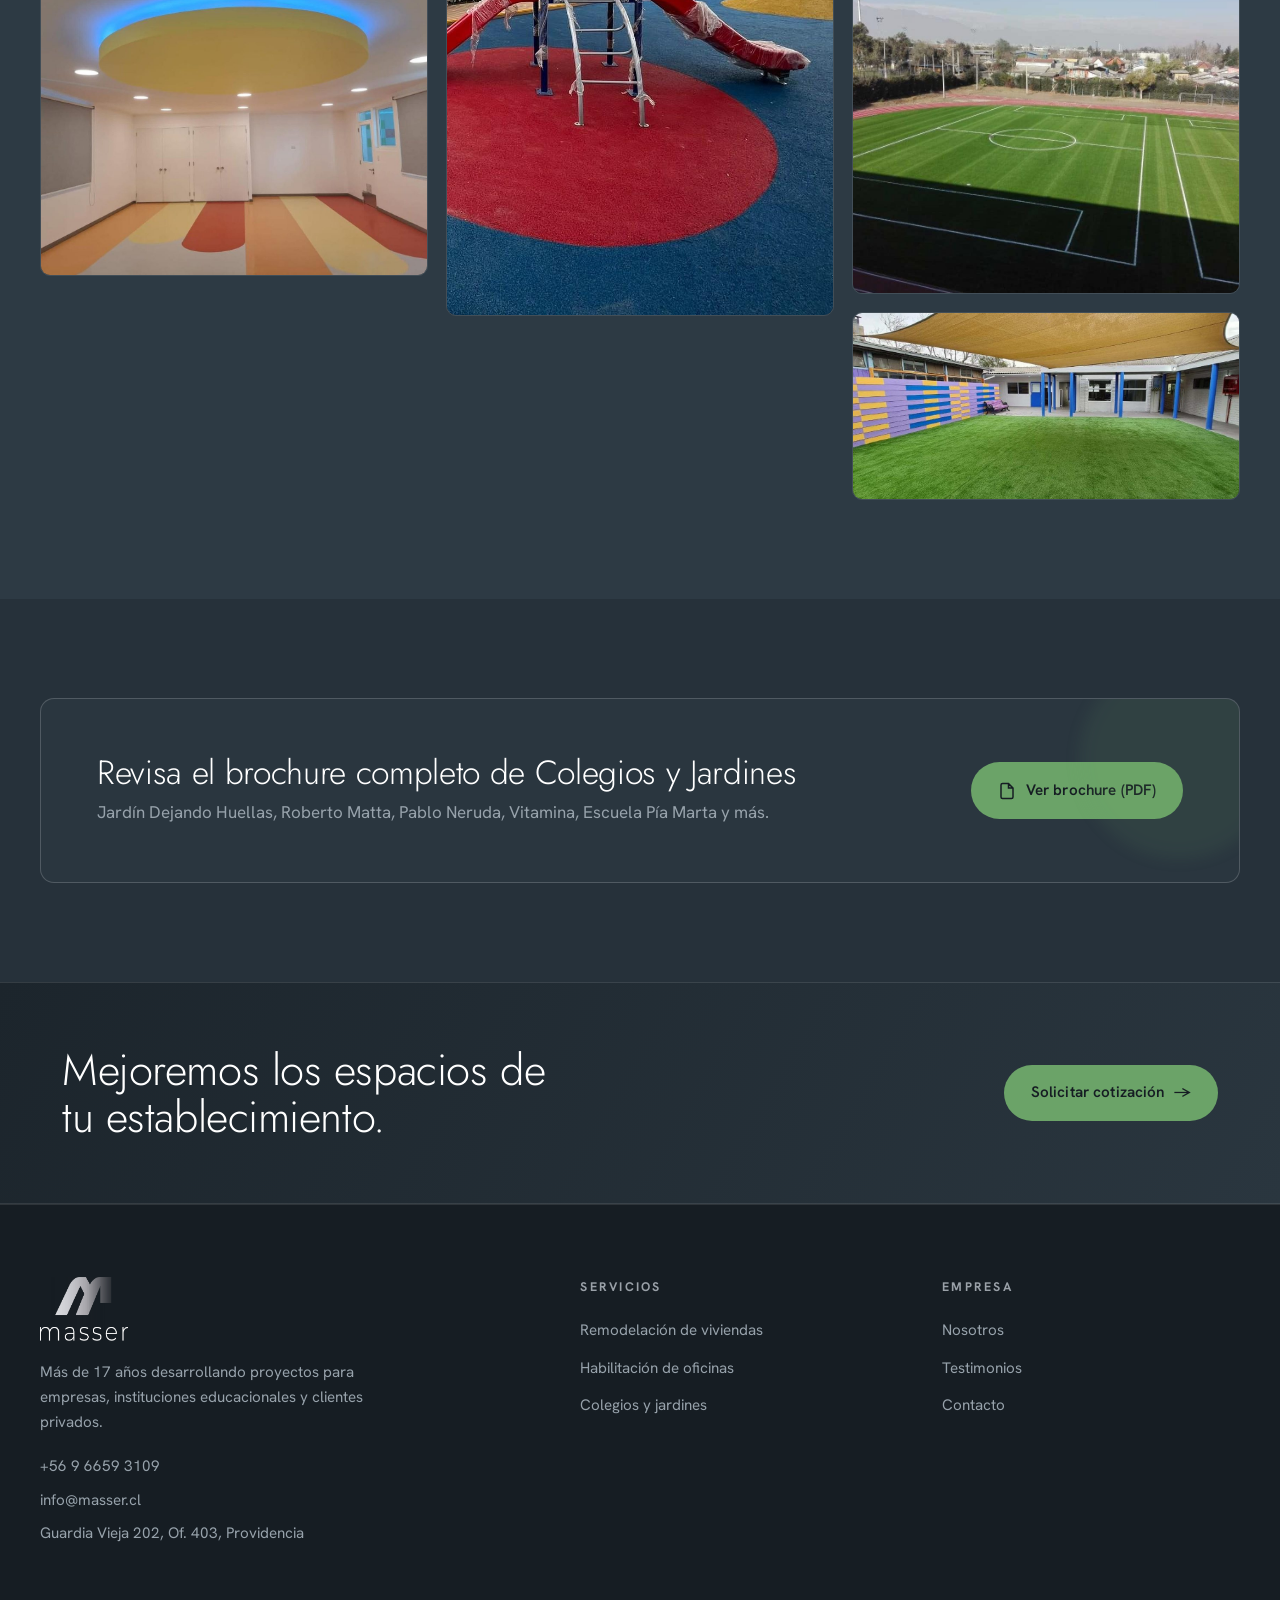
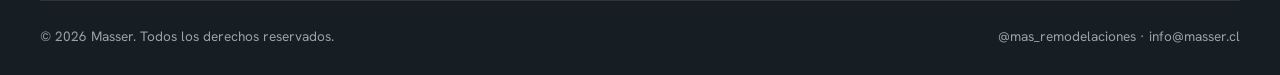
<file: colegios.html>
<!DOCTYPE html>
<html lang="es">
<head>
<meta charset="UTF-8">
<meta name="viewport" content="width=device-width, initial-scale=1.0">
<title>Colegios y Jardines Infantiles | Masser</title>
<meta name="description" content="Conservación y habilitación de centros educacionales: salas, baños, patios, áreas deportivas, pasto sintético y caucho in situ. Proyectos para jardines infantiles y colegios en Santiago.">
<link rel="icon" type="image/png" href="assets/favicon.png">
<link rel="canonical" href="https://www.masser.cl/colegios.html">
<meta property="og:title" content="Colegios y Jardines Infantiles | Masser">
<meta property="og:image" content="https://www.masser.cl/assets/og-image.jpg">
<meta property="og:url" content="https://www.masser.cl/colegios.html">
<link rel="preconnect" href="https://fonts.googleapis.com">
<link rel="preconnect" href="https://fonts.gstatic.com" crossorigin>
<link href="https://fonts.googleapis.com/css2?family=Jost:wght@300;400;500;600&family=Hanken+Grotesk:wght@400;500;600;700&display=swap" rel="stylesheet">
<link rel="stylesheet" href="assets/styles.css">
<link href="https://assets.calendly.com/assets/external/widget.css" rel="stylesheet">
<script async src="https://www.googletagmanager.com/gtag/js?id=G-5MW8NN7PKX"></script>
<script>window.dataLayer=window.dataLayer||[];function gtag(){dataLayer.push(arguments);}gtag('js',new Date());gtag('config','G-5MW8NN7PKX');</script>
</head>
<body class="acc-green">

<nav class="nav">
  <a href="index.html" class="logo"><img src="assets/logo.png" alt="Masser"></a>
  <div class="nav-links">
    <a href="index.html">Inicio</a>
    <a href="casas.html">Casas</a>
    <a href="oficinas.html">Oficinas</a>
    <a href="colegios.html" class="active">Colegios y Jardines</a>
    <a href="index.html#nosotros">Nosotros</a>
    <a href="contacto.html">Contacto</a>
    <a href="" onclick="abrirCalendly();return false;">Agendar reunión</a>
    <a href="contacto.html" class="btn btn-primary nav-cta">Cotizar</a>
  </div>
  <button class="hamburger" aria-label="Abrir menú"><span></span><span></span><span></span></button>
</nav>
<div class="scrim"></div>
<aside class="drawer">
  <a href="index.html">Inicio</a>
  <a href="casas.html">Casas</a>
  <a href="oficinas.html">Oficinas</a>
  <a href="colegios.html">Colegios y Jardines</a>
  <a href="index.html#nosotros">Nosotros</a>
  <a href="contacto.html">Contacto</a>
  <a href="" onclick="abrirCalendly();return false;">Agendar reunión</a>
  <a href="contacto.html" class="btn btn-primary">Cotizar proyecto</a>
</aside>

<header class="page-hero">
  <div class="hero-bg"><img src="assets/img/colegios-header.jpg" alt="Jardín infantil renovado por Masser"></div>
  <div class="grid-lines"></div>
  <div class="wrap">
    <div class="crumbs"><a href="index.html">Inicio</a> / <span>Colegios y Jardines</span></div>
    <h1>Conservación y Habilitación de Centros Educacionales</h1>
    <p class="lead">Ambientes seguros, coloridos y estimulantes para educación inicial y escolar, ejecutados cumpliendo normativas de seguridad.</p>
  </div>
</header>

<section class="s">
  <div class="wrap proj-intro">
    <div class="reveal">
      <span class="eyebrow">El servicio</span>
      <h2 class="section-title">Espacios pensados para crecer y aprender.</h2>
      <p class="lead">Intervenimos salas, baños, patios y áreas deportivas con materiales seguros y de fácil mantención. Hemos trabajado para la Corporación para la Infancia de Santiago, Vitamina, fundaciones y municipalidades, respetando los plazos y la operación de cada establecimiento.</p>
    </div>
    <div class="reveal">
      <span class="eyebrow">Alcance de obra</span>
      <ul class="scope">
        <li>Mejoramiento de salas y baños</li>
        <li>Revestimientos y pintura</li>
        <li>Piso vinílico en rollo</li>
        <li>Cenefas retroiluminadas</li>
        <li>Ventanas de PVC</li>
        <li>Caucho in situ y pasto sintético</li>
        <li>Mobiliario urbano y juego modular</li>
        <li>Toldos y jardineras</li>
        <li>Rejas y protecciones</li>
        <li>Riego y jardín</li>
        <li>Canchas y pistas atléticas</li>
        <li>Proyecto eléctrico, sanitario y gas</li>
      </ul>
    </div>
  </div>
</section>

<section class="s bg-2">
  <div class="wrap">
    <div class="s-head reveal"><span class="eyebrow">Proyectos</span><h2 class="section-title">Algunos de nuestros trabajos</h2></div>
    <div class="gallery reveal">
      <img src="assets/img/colegios-1.jpg" alt="Sala renovada jardín infantil">
      <img src="assets/img/colegios-2.jpg" alt="Sala con cielo circular iluminado">
      <img src="assets/img/colegios-5.jpg" alt="Juego modular y caucho in situ">
      <img src="assets/img/colegios-3.jpg" alt="Baños coloridos jardín infantil">
      <img src="assets/img/colegios-4.jpg" alt="Cancha de pasto sintético y pista atlética">
      <img src="assets/img/colegios-6.jpg" alt="Patio con pasto sintético">
    </div>
  </div>
</section>

<section class="s">
  <div class="wrap">
    <div class="brochure-cta reveal">
      <div>
        <h3>Revisa el brochure completo de Colegios y Jardines</h3>
        <p>Jardín Dejando Huellas, Roberto Matta, Pablo Neruda, Vitamina, Escuela Pía Marta y más.</p>
      </div>
      <a href="pdfs/colegiosyjardines.pdf" target="_blank" rel="noopener" class="btn btn-primary">
        <svg width="18" height="18" viewBox="0 0 24 24" fill="none" stroke="currentColor" stroke-width="2"><path d="M14 2H6a2 2 0 00-2 2v16a2 2 0 002 2h12a2 2 0 002-2V8z M14 2v6h6"/></svg>
        Ver brochure (PDF)
      </a>
    </div>
  </div>
</section>

<section class="cta-band">
  <div class="wrap">
    <h2>Mejoremos los espacios de tu establecimiento.</h2>
    <a href="contacto.html" class="btn btn-primary">Solicitar cotización <span class="arr">→</span></a>
  </div>
</section>

<footer class="footer">
  <div class="wrap">
    <div class="footer-top">
      <div>
        <a href="index.html" class="logo"><img src="assets/logo.png" alt="Masser"></a>
        <p>Más de 17 años desarrollando proyectos para empresas, instituciones educacionales y clientes privados.</p>
        <div class="foot-contact">
          <a href="tel:+56966593109">+56 9 6659 3109</a>
          <a href="mailto:info@masser.cl">info@masser.cl</a>
          <a>Guardia Vieja 202, Of. 403, Providencia</a>
        </div>
      </div>
      <div><h4>Servicios</h4><ul>
        <li><a href="casas.html">Remodelación de viviendas</a></li>
        <li><a href="oficinas.html">Habilitación de oficinas</a></li>
        <li><a href="colegios.html">Colegios y jardines</a></li>
      </ul></div>
      <div><h4>Empresa</h4><ul>
        <li><a href="index.html#nosotros">Nosotros</a></li>
        <li><a href="index.html#testimonios">Testimonios</a></li>
        <li><a href="contacto.html">Contacto</a></li>
      </ul></div>
    </div>
    <div class="footer-bot">
      <span>© <span class="year"></span> Masser. Todos los derechos reservados.</span>
      <span>@mas_remodelaciones · info@masser.cl</span>
    </div>
  </div>
</footer>

<a class="wa-float" data-wa href="#" aria-label="WhatsApp">
  <svg viewBox="0 0 24 24" fill="#06351b"><path d="M.057 24l1.687-6.163a11.867 11.867 0 01-1.587-5.946C.16 5.335 5.495 0 12.05 0a11.82 11.82 0 018.413 3.488 11.82 11.82 0 013.48 8.414c-.003 6.557-5.338 11.892-11.893 11.892a11.9 11.9 0 01-5.688-1.448L.057 24zm6.597-3.807c1.676.995 3.276 1.591 5.392 1.592 5.448 0 9.886-4.434 9.889-9.885.002-5.462-4.415-9.89-9.881-9.892-5.452 0-9.887 4.434-9.889 9.884a9.86 9.86 0 001.51 5.26l-.999 3.648 3.978-.755z"/></svg>
</a>

<script src="assets/script.js"></script>
<script src="https://assets.calendly.com/assets/external/widget.js" async></script>
<script>
function abrirCalendly(){
  if(window.Calendly){Calendly.initPopupWidget({url:"https://calendly.com/masser-info/30min"});}
  else{window.open("https://calendly.com/masser-info/30min","_blank");}
  if(window.gtag){gtag("event","lead_agendar",{metodo:"calendly"});}
  return false;
}
</script>
</body>
</html>
</file>
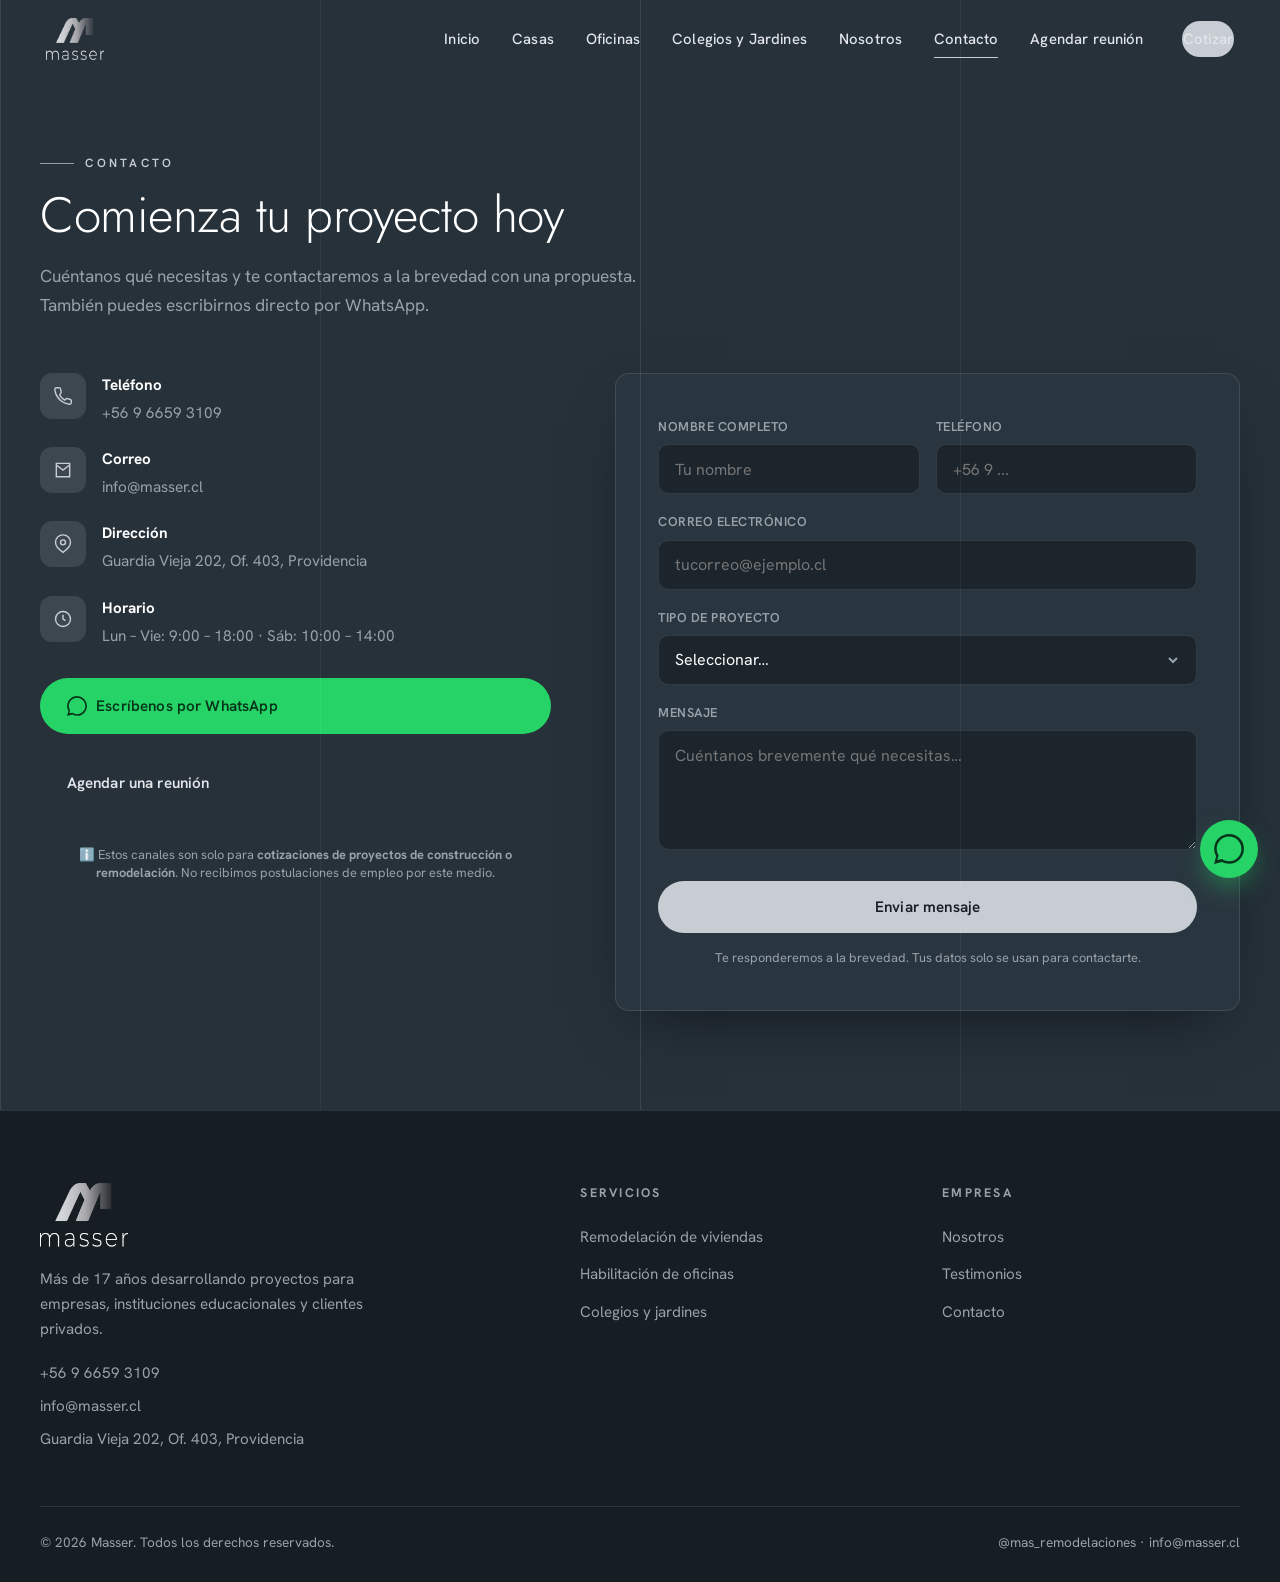
<file: contacto.html>
<!DOCTYPE html>
<html lang="es">
<head>
<meta charset="UTF-8">
<meta name="viewport" content="width=device-width, initial-scale=1.0">
<title>Contacto · Cotiza tu proyecto | Masser</title>
<meta name="description" content="Solicita una cotización para tu proyecto de construcción o remodelación. Viviendas, oficinas y centros educacionales. Teléfono +56 9 6659 3109 · info@masser.cl">
<link rel="icon" type="image/png" href="assets/favicon.png">
<link rel="canonical" href="https://www.masser.cl/contacto.html">
<meta property="og:title" content="Contacto | Masser">
<meta property="og:image" content="https://www.masser.cl/assets/og-image.jpg">
<meta property="og:url" content="https://www.masser.cl/contacto.html">
<link rel="preconnect" href="https://fonts.googleapis.com">
<link rel="preconnect" href="https://fonts.gstatic.com" crossorigin>
<link href="https://fonts.googleapis.com/css2?family=Jost:wght@300;400;500;600&family=Hanken+Grotesk:wght@400;500;600;700&display=swap" rel="stylesheet">
<link rel="stylesheet" href="assets/styles.css">
<link href="https://assets.calendly.com/assets/external/widget.css" rel="stylesheet">
<script async src="https://www.googletagmanager.com/gtag/js?id=G-5MW8NN7PKX"></script>
<script>window.dataLayer=window.dataLayer||[];function gtag(){dataLayer.push(arguments);}gtag('js',new Date());gtag('config','G-5MW8NN7PKX');</script>
</head>
<body>

<nav class="nav scrolled">
  <a href="index.html" class="logo"><img src="assets/logo.png" alt="Masser"></a>
  <div class="nav-links">
    <a href="index.html">Inicio</a>
    <a href="casas.html">Casas</a>
    <a href="oficinas.html">Oficinas</a>
    <a href="colegios.html">Colegios y Jardines</a>
    <a href="index.html#nosotros">Nosotros</a>
    <a href="contacto.html" class="active">Contacto</a>
    <a href="" onclick="abrirCalendly();return false;">Agendar reunión</a>
    <a href="contacto.html" class="btn btn-primary nav-cta">Cotizar</a>
  </div>
  <button class="hamburger" aria-label="Abrir menú"><span></span><span></span><span></span></button>
</nav>
<div class="scrim"></div>
<aside class="drawer">
  <a href="index.html">Inicio</a>
  <a href="casas.html">Casas</a>
  <a href="oficinas.html">Oficinas</a>
  <a href="colegios.html">Colegios y Jardines</a>
  <a href="index.html#nosotros">Nosotros</a>
  <a href="contacto.html">Contacto</a>
  <a href="" onclick="abrirCalendly();return false;">Agendar reunión</a>
  <a href="contacto.html" class="btn btn-primary">Cotizar proyecto</a>
</aside>

<section class="s" style="padding-top:clamp(120px,16vh,170px)">
  <div class="grid-lines"></div>
  <div class="wrap">
    <div class="s-head reveal" style="max-width:680px">
      <span class="eyebrow">Contacto</span>
      <h2 class="section-title">Comienza tu proyecto hoy</h2>
      <p class="lead">Cuéntanos qué necesitas y te contactaremos a la brevedad con una propuesta. También puedes escribirnos directo por WhatsApp.</p>
    </div>

    <div class="contact-grid">
      <div class="contact-info reveal">
        <div class="cinfo"><span class="ic"><svg width="20" height="20" viewBox="0 0 24 24" fill="none" stroke="currentColor" stroke-width="1.7"><path d="M22 16.9v3a2 2 0 01-2.2 2 19.8 19.8 0 01-8.6-3 19.5 19.5 0 01-6-6 19.8 19.8 0 01-3-8.6A2 2 0 014.1 2h3a2 2 0 012 1.7c.1 1 .4 1.9.7 2.8a2 2 0 01-.5 2.1L8 11a16 16 0 006 6l1.3-1.3a2 2 0 012.1-.5c.9.3 1.8.6 2.8.7a2 2 0 011.7 2z"/></svg></span><div><b>Teléfono</b><a href="tel:+56966593109">+56 9 6659 3109</a></div></div>
        <div class="cinfo"><span class="ic"><svg width="20" height="20" viewBox="0 0 24 24" fill="none" stroke="currentColor" stroke-width="1.7"><path d="M4 4h16v16H4z M4 6l8 6 8-6"/></svg></span><div><b>Correo</b><a href="mailto:info@masser.cl">info@masser.cl</a></div></div>
        <div class="cinfo"><span class="ic"><svg width="20" height="20" viewBox="0 0 24 24" fill="none" stroke="currentColor" stroke-width="1.7"><path d="M21 10c0 6-9 12-9 12s-9-6-9-12a9 9 0 0118 0z"/><circle cx="12" cy="10" r="3"/></svg></span><div><b>Dirección</b><span>Guardia Vieja 202, Of. 403, Providencia</span></div></div>
        <div class="cinfo"><span class="ic"><svg width="20" height="20" viewBox="0 0 24 24" fill="none" stroke="currentColor" stroke-width="1.7"><circle cx="12" cy="12" r="9"/><path d="M12 7v5l3 2"/></svg></span><div><b>Horario</b><span>Lun – Vie: 9:00 – 18:00 · Sáb: 10:00 – 14:00</span></div></div>
        <a class="btn wa-btn" data-wa href="#"><svg width="20" height="20" viewBox="0 0 24 24" fill="currentColor"><path d="M.057 24l1.687-6.163a11.867 11.867 0 01-1.587-5.946C.16 5.335 5.495 0 12.05 0a11.82 11.82 0 018.413 3.488 11.82 11.82 0 013.48 8.414c-.003 6.557-5.338 11.892-11.893 11.892a11.9 11.9 0 01-5.688-1.448L.057 24zm6.597-3.807c1.676.995 3.276 1.591 5.392 1.592 5.448 0 9.886-4.434 9.889-9.885.002-5.462-4.415-9.89-9.881-9.892-5.452 0-9.887 4.434-9.889 9.884a9.86 9.86 0 001.51 5.26l-.999 3.648 3.978-.755z"/></svg> Escríbenos por WhatsApp</a>
        <a class="btn" href="" onclick="abrirCalendly();return false;">Agendar una reunión</a>
        <p class="form-note" style="margin-top:.85rem;line-height:1.4">ℹ️ Estos canales son solo para <b>cotizaciones de proyectos de construcción o remodelación</b>. No recibimos postulaciones de empleo por este medio.</p>
      </div>

      <form class="form-card reveal" id="contact-form" novalidate>
        <div class="form-msg"></div>
        <input type="text" name="_gotcha" style="display:none" tabindex="-1" autocomplete="off">
        <div class="row2">
          <div class="field"><label>Nombre completo</label><input type="text" name="nombre" placeholder="Tu nombre" required></div>
          <div class="field"><label>Teléfono</label><input type="tel" name="telefono" placeholder="+56 9 ..."></div>
        </div>
        <div class="field"><label>Correo electrónico</label><input type="email" name="email" placeholder="tucorreo@ejemplo.cl" required></div>
        <div class="field"><label>Tipo de proyecto</label>
          <select name="tipo">
            <option value="">Seleccionar…</option>
            <option>Remodelación de vivienda</option>
            <option>Servicios corporativos / oficinas</option>
            <option>Colegios o jardines infantiles</option>
            <option>Otro</option>
          </select>
        </div>
        <div class="field"><label>Mensaje</label><textarea name="mensaje" placeholder="Cuéntanos brevemente qué necesitas…" required></textarea></div>
        <button type="submit" class="btn btn-primary">Enviar mensaje</button>
        <p class="form-note">Te responderemos a la brevedad. Tus datos solo se usan para contactarte.</p>
      </form>
    </div>
  </div>
</section>

<footer class="footer">
  <div class="wrap">
    <div class="footer-top">
      <div>
        <a href="index.html" class="logo"><img src="assets/logo.png" alt="Masser"></a>
        <p>Más de 17 años desarrollando proyectos para empresas, instituciones educacionales y clientes privados.</p>
        <div class="foot-contact">
          <a href="tel:+56966593109">+56 9 6659 3109</a>
          <a href="mailto:info@masser.cl">info@masser.cl</a>
          <a>Guardia Vieja 202, Of. 403, Providencia</a>
        </div>
      </div>
      <div><h4>Servicios</h4><ul>
        <li><a href="casas.html">Remodelación de viviendas</a></li>
        <li><a href="oficinas.html">Habilitación de oficinas</a></li>
        <li><a href="colegios.html">Colegios y jardines</a></li>
      </ul></div>
      <div><h4>Empresa</h4><ul>
        <li><a href="index.html#nosotros">Nosotros</a></li>
        <li><a href="index.html#testimonios">Testimonios</a></li>
        <li><a href="contacto.html">Contacto</a></li>
      </ul></div>
    </div>
    <div class="footer-bot">
      <span>© <span class="year"></span> Masser. Todos los derechos reservados.</span>
      <span>@mas_remodelaciones · info@masser.cl</span>
    </div>
  </div>
</footer>

<a class="wa-float" data-wa href="#" aria-label="WhatsApp">
  <svg viewBox="0 0 24 24" fill="#06351b"><path d="M.057 24l1.687-6.163a11.867 11.867 0 01-1.587-5.946C.16 5.335 5.495 0 12.05 0a11.82 11.82 0 018.413 3.488 11.82 11.82 0 013.48 8.414c-.003 6.557-5.338 11.892-11.893 11.892a11.9 11.9 0 01-5.688-1.448L.057 24zm6.597-3.807c1.676.995 3.276 1.591 5.392 1.592 5.448 0 9.886-4.434 9.889-9.885.002-5.462-4.415-9.89-9.881-9.892-5.452 0-9.887 4.434-9.889 9.884a9.86 9.86 0 001.51 5.26l-.999 3.648 3.978-.755z"/></svg>
</a>

<script src="assets/script.js"></script>
<script src="https://assets.calendly.com/assets/external/widget.js" async></script>
<script>
function abrirCalendly(){
  if(window.Calendly){Calendly.initPopupWidget({url:"https://calendly.com/masser-info/30min"});}
  else{window.open("https://calendly.com/masser-info/30min","_blank");}
  if(window.gtag){gtag("event","lead_agendar",{metodo:"calendly"});}
  return false;
}
</script>
</body>
</html>
</file>
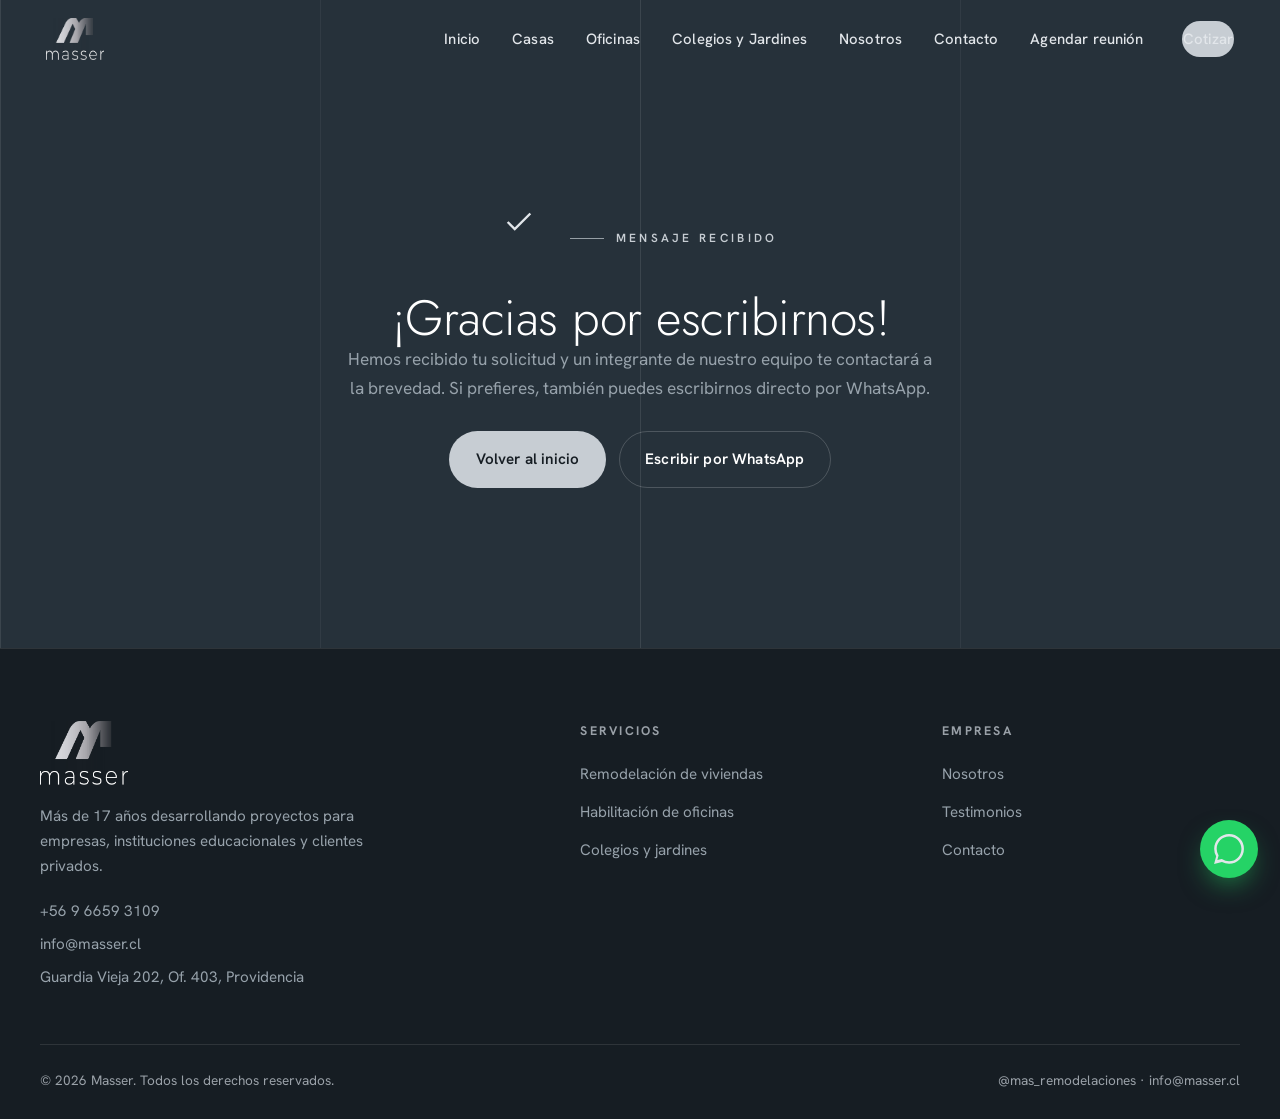
<file: gracias.html>
<!DOCTYPE html>
<html lang="es">
<head>
<meta charset="UTF-8">
<meta name="viewport" content="width=device-width, initial-scale=1.0">
<title>¡Gracias! · Mensaje recibido | Masser</title>
<meta name="description" content="Gracias por contactar a Masser. Hemos recibido tu mensaje y te responderemos a la brevedad.">
<meta name="robots" content="noindex">
<link rel="icon" type="image/png" href="assets/favicon.png">
<meta property="og:title" content="Gracias | Masser">
<meta property="og:image" content="https://www.masser.cl/assets/og-image.jpg">
<meta property="og:url" content="https://www.masser.cl/gracias.html">
<link rel="preconnect" href="https://fonts.googleapis.com">
<link rel="preconnect" href="https://fonts.gstatic.com" crossorigin>
<link href="https://fonts.googleapis.com/css2?family=Jost:wght@300;400;500;600&family=Hanken+Grotesk:wght@400;500;600;700&display=swap" rel="stylesheet">
<link rel="stylesheet" href="assets/styles.css">
<link href="https://assets.calendly.com/assets/external/widget.css" rel="stylesheet">
<script async src="https://www.googletagmanager.com/gtag/js?id=G-5MW8NN7PKX"></script>
<script>window.dataLayer=window.dataLayer||[];function gtag(){dataLayer.push(arguments);}gtag('js',new Date());gtag('config','G-5MW8NN7PKX');</script>
</head>
<body>

<nav class="nav scrolled">
  <a href="index.html" class="logo"><img src="assets/logo.png" alt="Masser"></a>
  <div class="nav-links">
    <a href="index.html">Inicio</a>
    <a href="casas.html">Casas</a>
    <a href="oficinas.html">Oficinas</a>
    <a href="colegios.html">Colegios y Jardines</a>
    <a href="index.html#nosotros">Nosotros</a>
    <a href="contacto.html">Contacto</a>
    <a href="" onclick="abrirCalendly();return false;">Agendar reunión</a>
    <a href="contacto.html" class="btn btn-primary nav-cta">Cotizar</a>
  </div>
  <button class="hamburger" aria-label="Abrir menú"><span></span><span></span><span></span></button>
</nav>
<div class="scrim"></div>
<aside class="drawer">
  <a href="index.html">Inicio</a>
  <a href="casas.html">Casas</a>
  <a href="oficinas.html">Oficinas</a>
  <a href="colegios.html">Colegios y Jardines</a>
  <a href="index.html#nosotros">Nosotros</a>
  <a href="contacto.html">Contacto</a>
  <a href="" onclick="abrirCalendly();return false;">Agendar reunión</a>
  <a href="contacto.html" class="btn btn-primary">Cotizar proyecto</a>
</aside>

<section class="s" style="min-height:72vh;display:flex;align-items:center;padding-top:clamp(120px,16vh,170px)">
  <div class="grid-lines"></div>
  <div class="wrap">
    <div class="reveal" style="max-width:600px;margin:0 auto;text-align:center">
      <span class="ic" style="width:64px;height:64px;margin:0 auto 1.4rem;display:inline-flex">
        <svg width="34" height="34" viewBox="0 0 24 24" fill="none" stroke="currentColor" stroke-width="1.7"><path d="M20 6 9 17l-5-5"/></svg>
      </span>
      <span class="eyebrow">Mensaje recibido</span>
      <h2 class="section-title">¡Gracias por escribirnos!</h2>
      <p class="lead">Hemos recibido tu solicitud y un integrante de nuestro equipo te contactará a la brevedad. Si prefieres, también puedes escribirnos directo por WhatsApp.</p>
      <div style="display:flex;gap:.8rem;justify-content:center;flex-wrap:wrap;margin-top:1.8rem">
        <a href="index.html" class="btn btn-primary">Volver al inicio</a>
        <a href="#" class="btn btn-ghost" data-wa>Escribir por WhatsApp</a>
      </div>
    </div>
  </div>
</section>

<footer class="footer">
  <div class="wrap">
    <div class="footer-top">
      <div>
        <a href="index.html" class="logo"><img src="assets/logo.png" alt="Masser"></a>
        <p>Más de 17 años desarrollando proyectos para empresas, instituciones educacionales y clientes privados.</p>
        <div class="foot-contact">
          <a href="tel:+56966593109">+56 9 6659 3109</a>
          <a href="mailto:info@masser.cl">info@masser.cl</a>
          <a>Guardia Vieja 202, Of. 403, Providencia</a>
        </div>
      </div>
      <div><h4>Servicios</h4><ul>
        <li><a href="casas.html">Remodelación de viviendas</a></li>
        <li><a href="oficinas.html">Habilitación de oficinas</a></li>
        <li><a href="colegios.html">Colegios y jardines</a></li>
      </ul></div>
      <div><h4>Empresa</h4><ul>
        <li><a href="index.html#nosotros">Nosotros</a></li>
        <li><a href="index.html#testimonios">Testimonios</a></li>
        <li><a href="contacto.html">Contacto</a></li>
      </ul></div>
    </div>
    <div class="footer-bot">
      <span>© <span class="year"></span> Masser. Todos los derechos reservados.</span>
      <span>@mas_remodelaciones · info@masser.cl</span>
    </div>
  </div>
</footer>

<a href="#" class="wa-float" data-wa aria-label="WhatsApp">
  <svg width="28" height="28" viewBox="0 0 24 24" fill="currentColor"><path d="M.057 24l1.687-6.163a11.867 11.867 0 01-1.587-5.946C.16 5.335 5.495 0 12.05 0a11.82 11.82 0 018.413 3.488 11.82 11.82 0 013.48 8.414c-.003 6.557-5.338 11.892-11.893 11.892a11.9 11.9 0 01-5.688-1.448L.057 24zm6.597-3.807c1.676.995 3.276 1.591 5.392 1.592 5.448 0 9.886-4.434 9.889-9.885.002-5.462-4.415-9.89-9.881-9.892-5.452 0-9.887 4.434-9.889 9.884a9.86 9.86 0 001.51 5.26l-.999 3.648 3.488-.755z"/></svg>
</a>

<script src="assets/script.js"></script>
<script src="https://assets.calendly.com/assets/external/widget.js" async></script>
<script>
function abrirCalendly(){
  if(window.Calendly){Calendly.initPopupWidget({url:"https://calendly.com/masser-info/30min"});}
  else{window.open("https://calendly.com/masser-info/30min","_blank");}
  if(window.gtag){gtag("event","lead_agendar",{metodo:"calendly"});}
  return false;
}
</script>
</body>
</html>
</file>
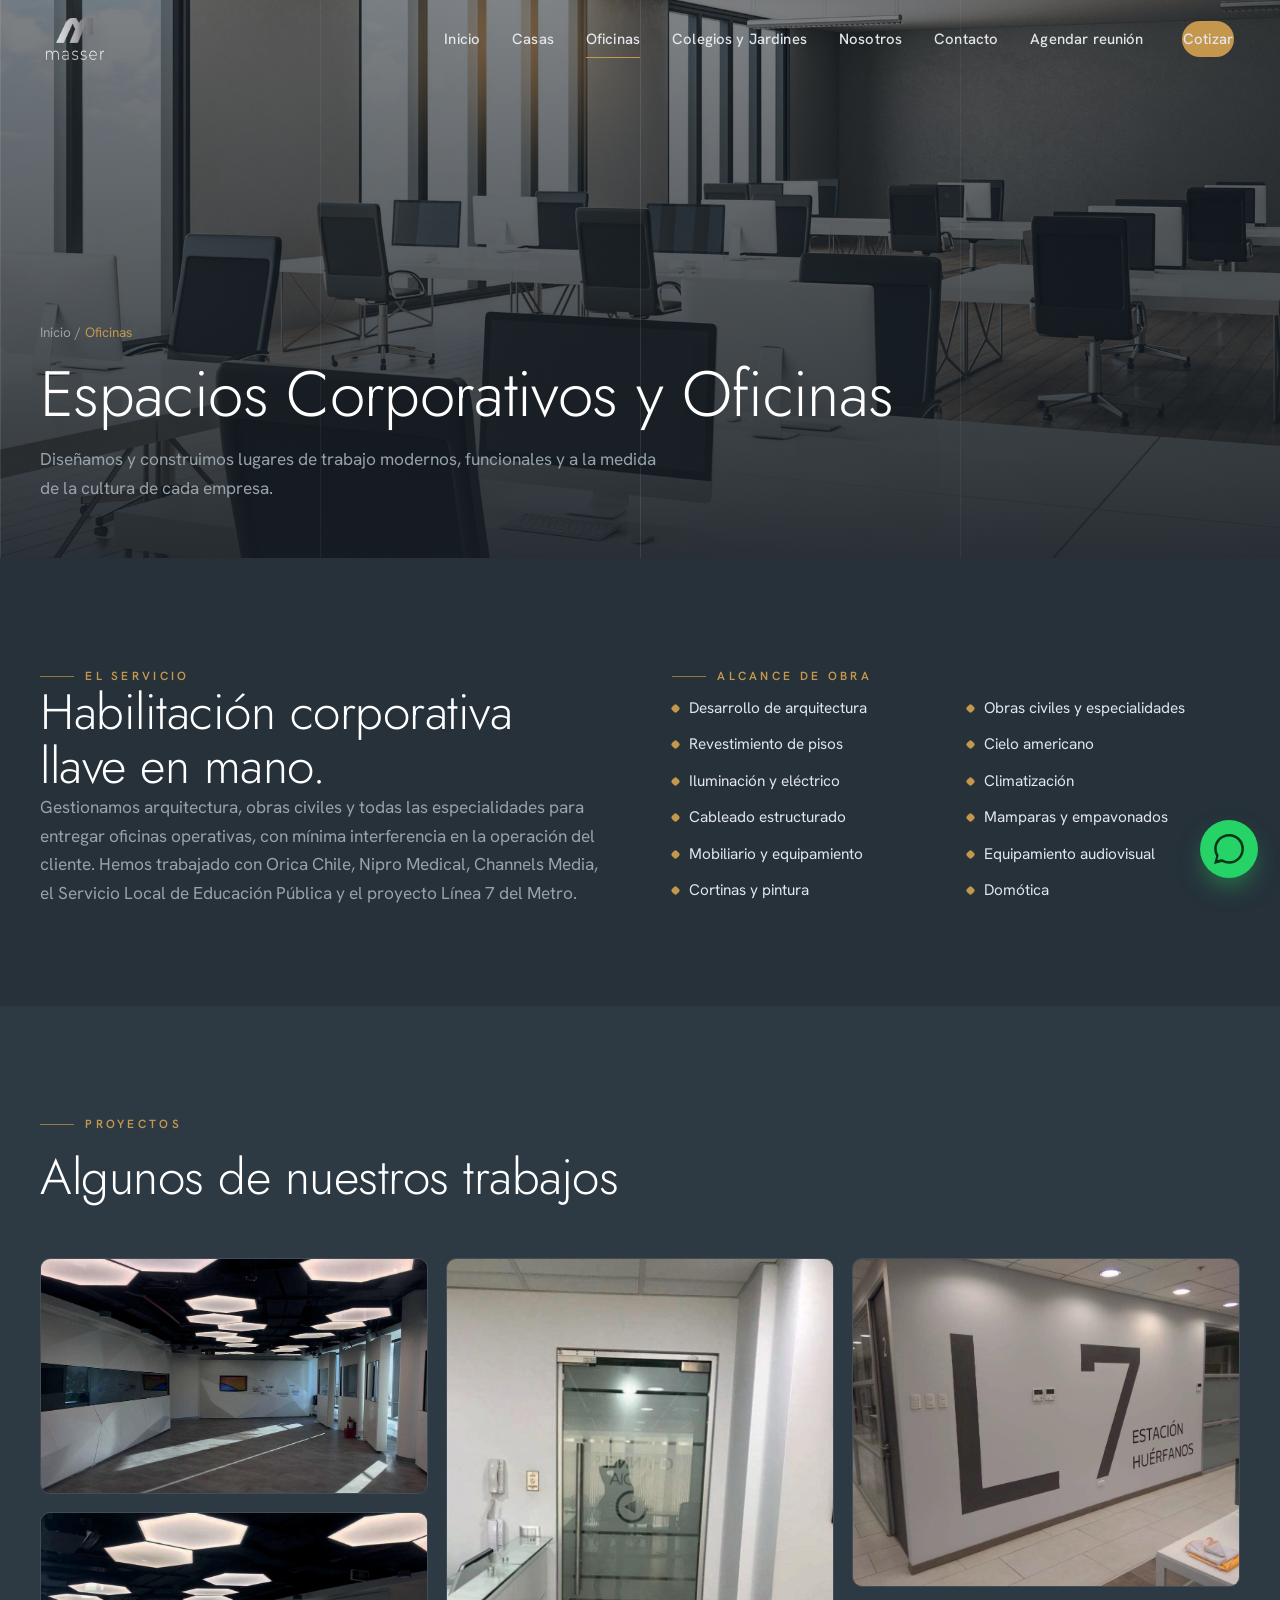
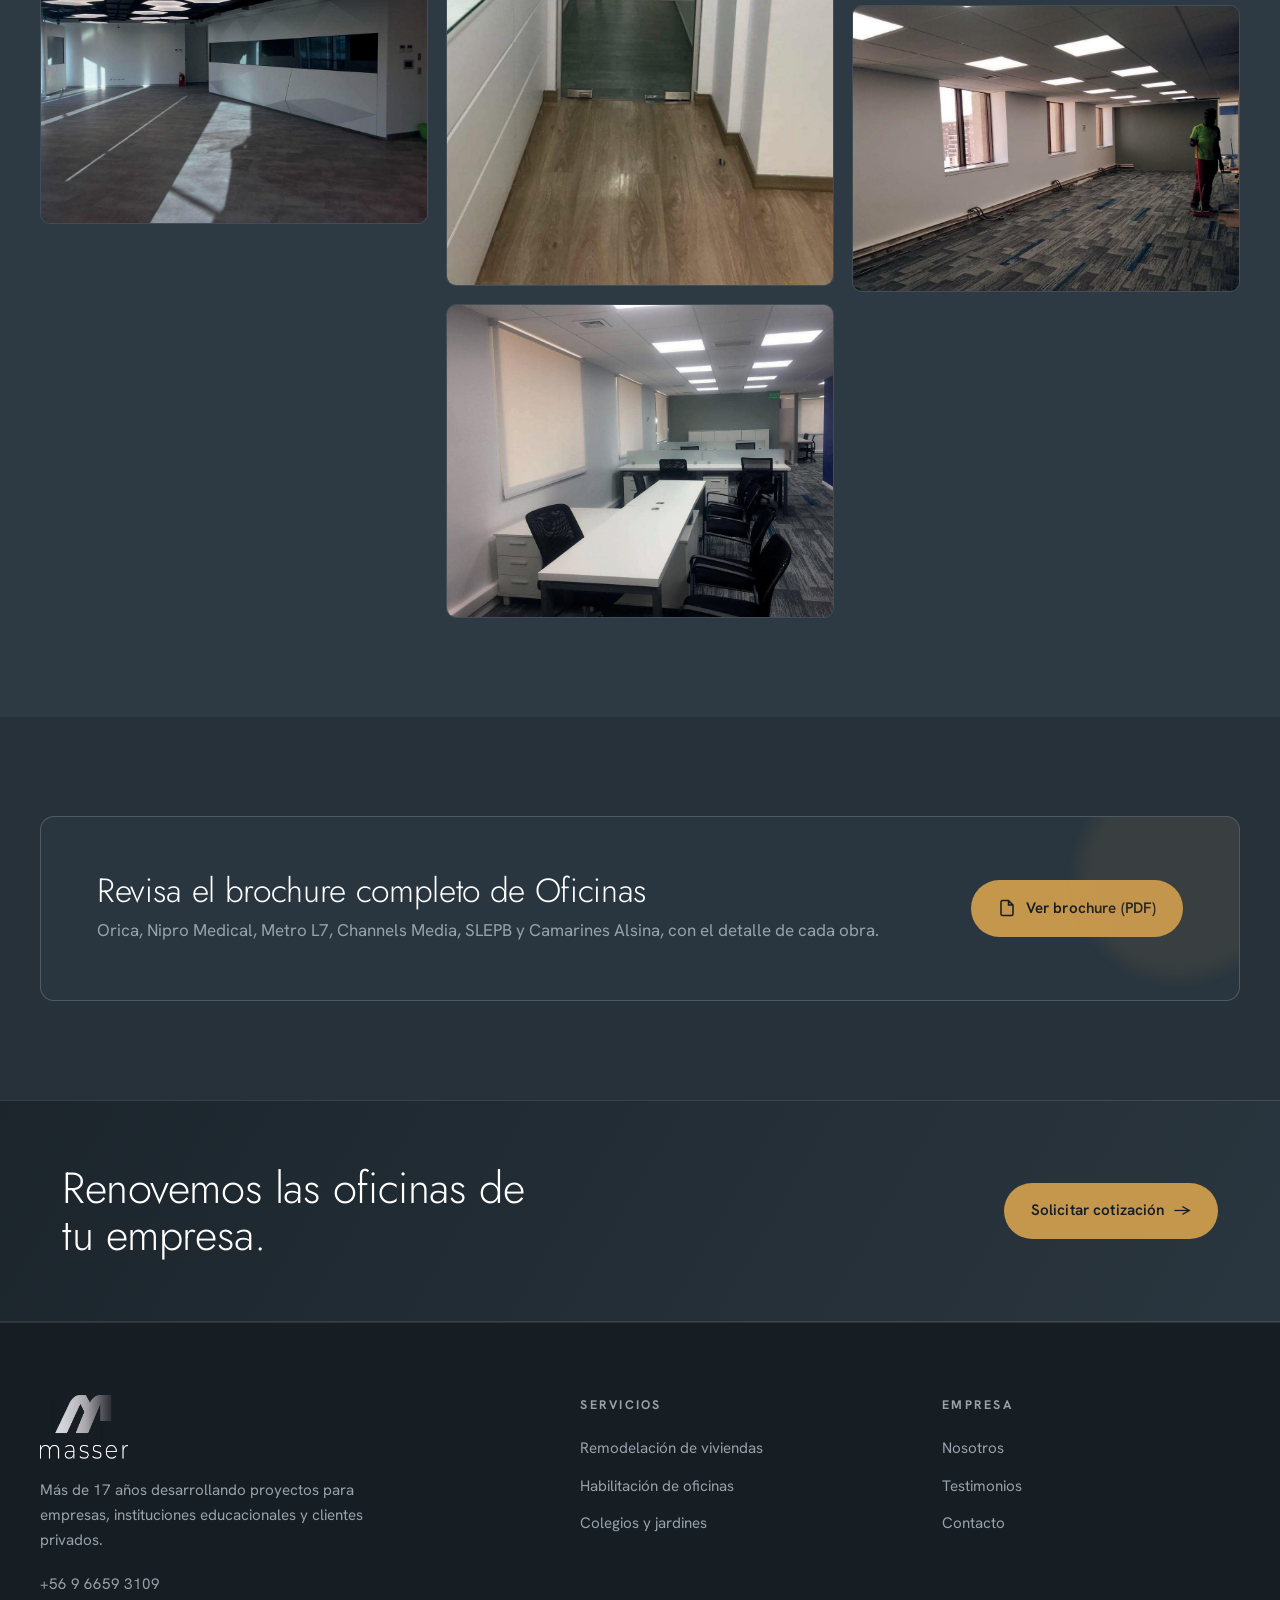
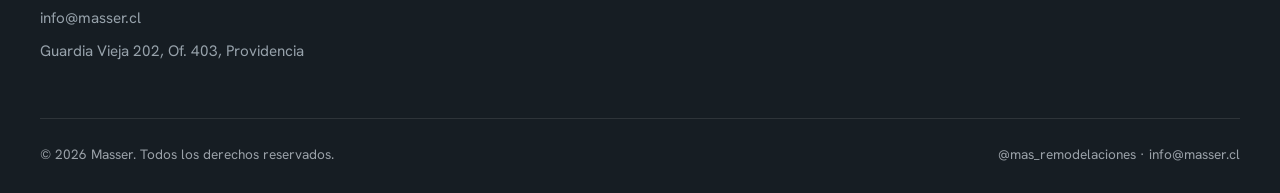
<file: oficinas.html>
<!DOCTYPE html>
<html lang="es">
<head>
<meta charset="UTF-8">
<meta name="viewport" content="width=device-width, initial-scale=1.0">
<title>Oficinas y Espacios Corporativos | Masser</title>
<meta name="description" content="Habilitación y remodelación de oficinas corporativas: arquitectura, obras civiles, especialidades, mobiliario, iluminación y climatización. Proyectos para Orica, Nipro, Metro L7 y más.">
<link rel="icon" type="image/png" href="assets/favicon.png">
<link rel="canonical" href="https://www.masser.cl/oficinas.html">
<meta property="og:title" content="Oficinas y Espacios Corporativos | Masser">
<meta property="og:image" content="https://www.masser.cl/assets/og-image.jpg">
<meta property="og:url" content="https://www.masser.cl/oficinas.html">
<link rel="preconnect" href="https://fonts.googleapis.com">
<link rel="preconnect" href="https://fonts.gstatic.com" crossorigin>
<link href="https://fonts.googleapis.com/css2?family=Jost:wght@300;400;500;600&family=Hanken+Grotesk:wght@400;500;600;700&display=swap" rel="stylesheet">
<link rel="stylesheet" href="assets/styles.css">
<link href="https://assets.calendly.com/assets/external/widget.css" rel="stylesheet">
<script async src="https://www.googletagmanager.com/gtag/js?id=G-5MW8NN7PKX"></script>
<script>window.dataLayer=window.dataLayer||[];function gtag(){dataLayer.push(arguments);}gtag('js',new Date());gtag('config','G-5MW8NN7PKX');</script>
</head>
<body class="acc-gold">

<nav class="nav">
  <a href="index.html" class="logo"><img src="assets/logo.png" alt="Masser"></a>
  <div class="nav-links">
    <a href="index.html">Inicio</a>
    <a href="casas.html">Casas</a>
    <a href="oficinas.html" class="active">Oficinas</a>
    <a href="colegios.html">Colegios y Jardines</a>
    <a href="index.html#nosotros">Nosotros</a>
    <a href="contacto.html">Contacto</a>
    <a href="" onclick="abrirCalendly();return false;">Agendar reunión</a>
    <a href="contacto.html" class="btn btn-primary nav-cta">Cotizar</a>
  </div>
  <button class="hamburger" aria-label="Abrir menú"><span></span><span></span><span></span></button>
</nav>
<div class="scrim"></div>
<aside class="drawer">
  <a href="index.html">Inicio</a>
  <a href="casas.html">Casas</a>
  <a href="oficinas.html">Oficinas</a>
  <a href="colegios.html">Colegios y Jardines</a>
  <a href="index.html#nosotros">Nosotros</a>
  <a href="contacto.html">Contacto</a>
  <a href="" onclick="abrirCalendly();return false;">Agendar reunión</a>
  <a href="contacto.html" class="btn btn-primary">Cotizar proyecto</a>
</aside>

<header class="page-hero">
  <div class="hero-bg"><img src="assets/img/oficinas-header.jpg" alt="Oficina corporativa habilitada por Masser"></div>
  <div class="grid-lines"></div>
  <div class="wrap">
    <div class="crumbs"><a href="index.html">Inicio</a> / <span>Oficinas</span></div>
    <h1>Espacios Corporativos y Oficinas</h1>
    <p class="lead">Diseñamos y construimos lugares de trabajo modernos, funcionales y a la medida de la cultura de cada empresa.</p>
  </div>
</header>

<section class="s">
  <div class="wrap proj-intro">
    <div class="reveal">
      <span class="eyebrow">El servicio</span>
      <h2 class="section-title">Habilitación corporativa llave en mano.</h2>
      <p class="lead">Gestionamos arquitectura, obras civiles y todas las especialidades para entregar oficinas operativas, con mínima interferencia en la operación del cliente. Hemos trabajado con Orica Chile, Nipro Medical, Channels Media, el Servicio Local de Educación Pública y el proyecto Línea 7 del Metro.</p>
    </div>
    <div class="reveal">
      <span class="eyebrow">Alcance de obra</span>
      <ul class="scope">
        <li>Desarrollo de arquitectura</li>
        <li>Obras civiles y especialidades</li>
        <li>Revestimiento de pisos</li>
        <li>Cielo americano</li>
        <li>Iluminación y eléctrico</li>
        <li>Climatización</li>
        <li>Cableado estructurado</li>
        <li>Mamparas y empavonados</li>
        <li>Mobiliario y equipamiento</li>
        <li>Equipamiento audiovisual</li>
        <li>Cortinas y pintura</li>
        <li>Domótica</li>
      </ul>
    </div>
  </div>
</section>

<section class="s bg-2">
  <div class="wrap">
    <div class="s-head reveal"><span class="eyebrow">Proyectos</span><h2 class="section-title">Algunos de nuestros trabajos</h2></div>
    <div class="gallery reveal">
      <img src="assets/img/oficinas-2.jpg" alt="Centro de innovación Orica">
      <img src="assets/img/oficinas-1.jpg" alt="Oficinas Orica Chile">
      <img src="assets/img/oficinas-6.jpg" alt="Oficinas Channels Media">
      <img src="assets/img/oficinas-3.jpg" alt="Oficinas Nipro Medical">
      <img src="assets/img/oficinas-5.jpg" alt="Habilitación Oficinas L7 Metro">
      <img src="assets/img/oficinas-4.jpg" alt="Oficinas SLEPB">
    </div>
  </div>
</section>

<section class="s">
  <div class="wrap">
    <div class="brochure-cta reveal">
      <div>
        <h3>Revisa el brochure completo de Oficinas</h3>
        <p>Orica, Nipro Medical, Metro L7, Channels Media, SLEPB y Camarines Alsina, con el detalle de cada obra.</p>
      </div>
      <a href="pdfs/oficinas.pdf" target="_blank" rel="noopener" class="btn btn-primary">
        <svg width="18" height="18" viewBox="0 0 24 24" fill="none" stroke="currentColor" stroke-width="2"><path d="M14 2H6a2 2 0 00-2 2v16a2 2 0 002 2h12a2 2 0 002-2V8z M14 2v6h6"/></svg>
        Ver brochure (PDF)
      </a>
    </div>
  </div>
</section>

<section class="cta-band">
  <div class="wrap">
    <h2>Renovemos las oficinas de tu empresa.</h2>
    <a href="contacto.html" class="btn btn-primary">Solicitar cotización <span class="arr">→</span></a>
  </div>
</section>

<footer class="footer">
  <div class="wrap">
    <div class="footer-top">
      <div>
        <a href="index.html" class="logo"><img src="assets/logo.png" alt="Masser"></a>
        <p>Más de 17 años desarrollando proyectos para empresas, instituciones educacionales y clientes privados.</p>
        <div class="foot-contact">
          <a href="tel:+56966593109">+56 9 6659 3109</a>
          <a href="mailto:info@masser.cl">info@masser.cl</a>
          <a>Guardia Vieja 202, Of. 403, Providencia</a>
        </div>
      </div>
      <div><h4>Servicios</h4><ul>
        <li><a href="casas.html">Remodelación de viviendas</a></li>
        <li><a href="oficinas.html">Habilitación de oficinas</a></li>
        <li><a href="colegios.html">Colegios y jardines</a></li>
      </ul></div>
      <div><h4>Empresa</h4><ul>
        <li><a href="index.html#nosotros">Nosotros</a></li>
        <li><a href="index.html#testimonios">Testimonios</a></li>
        <li><a href="contacto.html">Contacto</a></li>
      </ul></div>
    </div>
    <div class="footer-bot">
      <span>© <span class="year"></span> Masser. Todos los derechos reservados.</span>
      <span>@mas_remodelaciones · info@masser.cl</span>
    </div>
  </div>
</footer>

<a class="wa-float" data-wa href="#" aria-label="WhatsApp">
  <svg viewBox="0 0 24 24" fill="#06351b"><path d="M.057 24l1.687-6.163a11.867 11.867 0 01-1.587-5.946C.16 5.335 5.495 0 12.05 0a11.82 11.82 0 018.413 3.488 11.82 11.82 0 013.48 8.414c-.003 6.557-5.338 11.892-11.893 11.892a11.9 11.9 0 01-5.688-1.448L.057 24zm6.597-3.807c1.676.995 3.276 1.591 5.392 1.592 5.448 0 9.886-4.434 9.889-9.885.002-5.462-4.415-9.89-9.881-9.892-5.452 0-9.887 4.434-9.889 9.884a9.86 9.86 0 001.51 5.26l-.999 3.648 3.978-.755z"/></svg>
</a>

<script src="assets/script.js"></script>
<script src="https://assets.calendly.com/assets/external/widget.js" async></script>
<script>
function abrirCalendly(){
  if(window.Calendly){Calendly.initPopupWidget({url:"https://calendly.com/masser-info/30min"});}
  else{window.open("https://calendly.com/masser-info/30min","_blank");}
  if(window.gtag){gtag("event","lead_agendar",{metodo:"calendly"});}
  return false;
}
</script>
</body>
</html>
</file>
<file: assets/styles.css>
/* =========================================================
   MASSER — Sistema de diseño
   Paleta tomada de los brochures + logo (navy + plata)
   Acentos por sector: casas (turquesa) · oficinas (dorado) · colegios (verde)
   Tipografías: Jost (display) + Hanken Grotesk (texto)
   ========================================================= */

:root{
  --navy:        #26313a;
  --navy-2:      #2d3a44;
  --navy-3:      #1c252c;
  --ink:         #161d23;
  --panel:       #2a363f;

  --cream:       #e8e4da;
  --silver:      #c7cdd3;
  --silver-2:    #9aa1a8;

  --text:        #e2e6ea;
  --muted:       #97a2ab;
  --line:        rgba(255,255,255,.10);
  --line-strong: rgba(255,255,255,.18);

  --teal:        #3fa9bc;
  --gold:        #c4974d;
  --green:       #6ba368;

  --accent:      var(--silver);   /* por defecto, se sobreescribe por página */
  --accent-soft: rgba(199,205,211,.14);

  --maxw: 1200px;
  --r: 14px;
  --shadow: 0 24px 60px -24px rgba(0,0,0,.55);
  --ease: cubic-bezier(.22,.61,.36,1);

  --font-display: 'Jost', sans-serif;
  --font-body: 'Hanken Grotesk', sans-serif;
}

body.acc-teal   { --accent: var(--teal);  --accent-soft: rgba(63,169,188,.16); }
body.acc-gold   { --accent: var(--gold);  --accent-soft: rgba(196,151,77,.16); }
body.acc-green  { --accent: var(--green); --accent-soft: rgba(107,163,104,.16); }

*{ box-sizing:border-box; margin:0; padding:0; }
html{ scroll-behavior:smooth; -webkit-text-size-adjust:100%; }
body{
  font-family:var(--font-body);
  background:var(--navy);
  color:var(--text);
  line-height:1.65;
  font-size:17px;
  -webkit-font-smoothing:antialiased;
  overflow-x:hidden;
}
img{ max-width:100%; display:block; }
a{ color:inherit; text-decoration:none; }
::selection{ background:var(--accent); color:var(--ink); }

.wrap{ width:min(100% - 44px, var(--maxw)); margin-inline:auto; }
section{ position:relative; }

/* ---------- Tipografía ---------- */
h1,h2,h3{ font-family:var(--font-display); font-weight:400; line-height:1.08; letter-spacing:-.01em; }
.display{ font-size:clamp(2.6rem, 6vw, 5rem); font-weight:300; }
h2.section-title{ font-size:clamp(2rem, 4vw, 3.1rem); font-weight:300; color:#fff; }
h3{ font-weight:500; }

.eyebrow{
  display:inline-flex; align-items:center; gap:.7rem;
  font-family:var(--font-body);
  text-transform:uppercase; letter-spacing:.28em; font-size:.74rem; font-weight:600;
  color:var(--accent);
}
.eyebrow::before{ content:""; width:34px; height:1px; background:var(--accent); opacity:.7; }
.lead{ color:var(--muted); font-size:1.08rem; max-width:62ch; }
.rule{ width:64px; height:2px; background:var(--accent); margin:18px 0 0; border:none; }

/* ---------- Botones ---------- */
.btn{
  display:inline-flex; align-items:center; gap:.6rem;
  font-family:var(--font-body); font-weight:600; font-size:.95rem;
  padding:.92rem 1.6rem; border-radius:50px; cursor:pointer;
  border:1px solid transparent; transition:.3s var(--ease);
  letter-spacing:.01em;
}
.btn-primary{ background:var(--accent); color:var(--ink); }
.btn-primary:hover{ filter:brightness(1.08); transform:translateY(-2px); box-shadow:0 14px 30px -12px var(--accent); }
.btn-ghost{ background:transparent; color:#fff; border-color:var(--line-strong); }
.btn-ghost:hover{ border-color:var(--accent); color:var(--accent); transform:translateY(-2px); }
.btn-line{ padding-inline:0; border-radius:0; background:none; color:var(--accent); border-bottom:1px solid transparent; }
.btn-line:hover{ gap:1rem; }
.btn .arr{ transition:transform .3s var(--ease); }
.btn:hover .arr{ transform:translateX(4px); }

/* ---------- Decoración de grilla (motivo de los brochures) ---------- */
.grid-lines{ position:absolute; inset:0; pointer-events:none; z-index:0;
  background-image:
    linear-gradient(90deg, var(--line) 1px, transparent 1px),
    linear-gradient(90deg, var(--line) 1px, transparent 1px);
  background-size:25% 100%, 50% 100%;
  background-position:0 0, 0 0;
  opacity:.5;
}

/* =========================================================
   NAV
   ========================================================= */
.nav{
  position:fixed; top:0; left:0; right:0; z-index:100;
  display:flex; align-items:center; justify-content:space-between;
  padding:18px clamp(22px,4vw,46px);
  transition:.35s var(--ease);
}
.nav.scrolled{
  background:rgba(28,37,44,.86);
  backdrop-filter:blur(14px);
  border-bottom:1px solid var(--line);
  padding-top:12px; padding-bottom:12px;
}
.nav .logo{ display:flex; align-items:center; }
.nav .logo img{ height:42px; width:auto; transition:.3s var(--ease); }
.nav.scrolled .logo img{ height:36px; }
.nav-links{ display:flex; align-items:center; gap:2rem; }
.nav-links a{
  font-size:.93rem; font-weight:500; color:var(--text); position:relative; padding:.3rem 0;
  letter-spacing:.01em;
}
.nav-links a::after{ content:""; position:absolute; left:0; bottom:-2px; height:1.5px; width:0; background:var(--accent); transition:width .3s var(--ease); }
.nav-links a:hover::after, .nav-links a.active::after{ width:100%; }
.nav-links a:hover{ color:#fff; }
.nav-cta{ margin-left:.4rem; }

.hamburger{ display:none; flex-direction:column; gap:5px; background:none; border:none; cursor:pointer; padding:8px; z-index:120; }
.hamburger span{ width:26px; height:2px; background:#fff; transition:.3s var(--ease); border-radius:2px; }
body.menu-open .hamburger span:nth-child(1){ transform:translateY(7px) rotate(45deg); }
body.menu-open .hamburger span:nth-child(2){ opacity:0; }
body.menu-open .hamburger span:nth-child(3){ transform:translateY(-7px) rotate(-45deg); }

.drawer{
  position:fixed; inset:0 0 0 auto; width:min(82vw,360px); z-index:110;
  background:var(--navy-3); border-left:1px solid var(--line);
  transform:translateX(100%); transition:transform .4s var(--ease);
  display:flex; flex-direction:column; padding:96px 32px 32px; gap:.4rem;
}
body.menu-open .drawer{ transform:translateX(0); }
.drawer a{ font-family:var(--font-display); font-size:1.5rem; font-weight:300; padding:.6rem 0; border-bottom:1px solid var(--line); color:var(--text); }
.drawer a:hover{ color:var(--accent); padding-left:.4rem; }
.drawer .btn{ margin-top:1.4rem; justify-content:center; }
.scrim{ position:fixed; inset:0; background:rgba(10,14,17,.6); z-index:105; opacity:0; visibility:hidden; transition:.35s; backdrop-filter:blur(2px); }
body.menu-open .scrim{ opacity:1; visibility:visible; }

/* =========================================================
   HERO
   ========================================================= */
.hero{ position:relative; min-height:100svh; display:flex; align-items:flex-end; color:#fff; overflow:hidden; }
.hero-bg{ position:absolute; inset:0; z-index:0; }
.hero-bg img{ width:100%; height:100%; object-fit:cover; }
.hero-bg::after{ content:""; position:absolute; inset:0;
  background:linear-gradient(180deg, rgba(22,29,35,.62) 0%, rgba(22,29,35,.28) 38%, rgba(22,29,35,.85) 100%);
}
.hero .wrap{ position:relative; z-index:2; padding-bottom:clamp(40px,9vh,110px); padding-top:140px; }
.hero h1{ margin:1.2rem 0 1.3rem; max-width:16ch; }
.hero h1 em{ font-style:normal; color:var(--silver);
  background:linear-gradient(180deg,#eef1f4,#9aa1a8); -webkit-background-clip:text; background-clip:text; -webkit-text-fill-color:transparent; }
.hero p{ max-width:54ch; color:#dfe3e7; font-size:1.12rem; }
.hero-cta{ display:flex; flex-wrap:wrap; gap:1rem; margin-top:2.2rem; }

.stats{ display:flex; flex-wrap:wrap; gap:clamp(28px,6vw,80px);
  margin-top:clamp(40px,7vh,72px); padding-top:32px; border-top:1px solid var(--line-strong); }
.stat .n{ font-family:var(--font-display); font-size:clamp(2.2rem,4vw,3rem); font-weight:300; color:#fff; line-height:1; }
.stat .n span{ color:var(--accent); }
.stat .l{ color:var(--muted); font-size:.92rem; margin-top:.4rem; }

/* =========================================================
   SECTION SHELL
   ========================================================= */
.s{ padding:clamp(72px,11vh,140px) 0; }
.s-head{ max-width:760px; margin-bottom:clamp(40px,6vh,68px); }
.s-head .section-title{ margin-top:1rem; }
.s-head .lead{ margin-top:1.2rem; }
.bg-2{ background:var(--navy-2); }
.bg-3{ background:var(--navy-3); }

/* ---------- Nosotros ---------- */
.about{ display:grid; grid-template-columns:1.05fr .95fr; gap:clamp(36px,5vw,72px); align-items:center; }
.about-media{ position:relative; }
.about-media .m1{ border-radius:var(--r); box-shadow:var(--shadow); aspect-ratio:4/3; object-fit:cover; width:100%; }
.about-media .m2{ position:absolute; right:-6%; bottom:-14%; width:46%; border-radius:12px;
  border:5px solid var(--navy); box-shadow:var(--shadow); aspect-ratio:3/4; object-fit:cover; }
.about-media .badge{ position:absolute; left:-6%; top:-8%; background:var(--accent); color:var(--ink);
  font-family:var(--font-display); padding:14px 18px; border-radius:12px; box-shadow:var(--shadow); }
.about-media .badge b{ font-size:1.7rem; font-weight:500; display:block; line-height:1; }
.about-media .badge small{ font-size:.72rem; letter-spacing:.12em; text-transform:uppercase; opacity:.8; }
.feature-list{ list-style:none; margin:2rem 0; display:grid; gap:1.1rem; }
.feature-list li{ display:flex; gap:1rem; align-items:flex-start; padding-bottom:1.1rem; border-bottom:1px solid var(--line); }
.feature-list .ic{ flex:none; width:42px; height:42px; border-radius:10px; background:var(--accent-soft); color:var(--accent);
  display:grid; place-items:center; }
.feature-list h3{ font-size:1.05rem; color:#fff; margin-bottom:.15rem; }
.feature-list p{ color:var(--muted); font-size:.96rem; }

/* ---------- Sectores ---------- */
.sectors{ display:grid; grid-template-columns:repeat(3,1fr); gap:26px; }
.sector-card{ background:var(--panel); border:1px solid var(--line); border-radius:var(--r); overflow:hidden;
  display:flex; flex-direction:column; transition:.4s var(--ease); position:relative; }
.sector-card::before{ content:""; position:absolute; top:0; left:0; right:0; height:3px; background:var(--ac); z-index:3; }
.sector-card.t{ --ac:var(--teal); } .sector-card.g{ --ac:var(--gold); } .sector-card.v{ --ac:var(--green); }
.sector-card:hover{ transform:translateY(-8px); border-color:var(--line-strong); box-shadow:var(--shadow); }
.sector-figure{ aspect-ratio:16/11; overflow:hidden; }
.sector-figure img{ width:100%; height:100%; object-fit:cover; transition:transform .6s var(--ease); }
.sector-card:hover .sector-figure img{ transform:scale(1.06); }
.sector-body{ padding:26px 26px 28px; display:flex; flex-direction:column; flex:1; }
.sector-tag{ font-size:.72rem; text-transform:uppercase; letter-spacing:.2em; color:var(--ac); font-weight:700; }
.sector-body h3{ font-size:1.45rem; color:#fff; margin:.5rem 0 .7rem; }
.sector-body p{ color:var(--muted); font-size:.97rem; flex:1; }
.sector-links{ display:flex; align-items:center; justify-content:space-between; gap:1rem; margin-top:1.5rem; padding-top:1.2rem; border-top:1px solid var(--line); }
.sector-links .go{ color:#fff; font-weight:600; font-size:.92rem; display:inline-flex; gap:.4rem; align-items:center; }
.sector-card:hover .go{ color:var(--ac); }
.pdf-pill{ display:inline-flex; align-items:center; gap:.45rem; font-size:.8rem; font-weight:600; color:var(--ac);
  border:1px solid var(--ac); padding:.4rem .8rem; border-radius:50px; transition:.3s var(--ease); }
.pdf-pill:hover{ background:var(--ac); color:var(--ink); }

/* ---------- Por qué (numerado) ---------- */
.why{ display:grid; grid-template-columns:repeat(4,1fr); gap:2px; background:var(--line); border:1px solid var(--line); border-radius:var(--r); overflow:hidden; }
.why-item{ background:var(--navy-2); padding:34px 28px 38px; transition:.35s var(--ease); }
.why-item:hover{ background:var(--panel); }
.why-num{ font-family:var(--font-display); font-size:2.4rem; font-weight:300; color:var(--accent); opacity:.55; }
.why-item h3{ font-size:1.18rem; color:#fff; margin:.8rem 0 .6rem; }
.why-item p{ color:var(--muted); font-size:.95rem; }

/* ---------- Testimonios ---------- */
.tcards{ display:grid; grid-template-columns:repeat(3,1fr); gap:24px; align-items:start; }
.tcard{ background:var(--panel); border:1px solid var(--line); border-radius:var(--r); padding:30px; position:relative; }
.tcard .quote{ font-family:var(--font-display); font-size:3.4rem; line-height:.6; color:var(--accent); opacity:.4; height:24px; }
.stars{ color:var(--gold); letter-spacing:2px; font-size:.95rem; margin:.4rem 0 1rem; }
.tcard p{ color:var(--text); font-size:.98rem; }
.tauthor{ display:flex; align-items:center; gap:.9rem; margin-top:1.4rem; padding-top:1.2rem; border-top:1px solid var(--line); }
.tauthor .av{ width:46px; height:46px; border-radius:50%; background:var(--accent-soft); color:var(--accent);
  display:grid; place-items:center; font-family:var(--font-display); font-weight:500; flex:none; }
.tauthor b{ display:block; color:#fff; font-weight:600; font-size:.96rem; }
.tauthor small{ color:var(--muted); font-size:.82rem; }

/* =========================================================
   PÁGINAS DE PROYECTO
   ========================================================= */
.page-hero{ position:relative; min-height:62vh; display:flex; align-items:flex-end; color:#fff; overflow:hidden; }
.page-hero .hero-bg::after{ background:linear-gradient(180deg, rgba(22,29,35,.55), rgba(22,29,35,.9)); }
.page-hero .wrap{ position:relative; z-index:2; padding:160px 0 56px; }
.page-hero h1{ font-size:clamp(2.4rem,5vw,4rem); font-weight:300; margin:1rem 0 1rem; }
.crumbs{ font-size:.85rem; color:var(--muted); }
.crumbs a:hover{ color:var(--accent); }
.crumbs span{ color:var(--accent); }

.proj-intro{ display:grid; grid-template-columns:1fr 1fr; gap:clamp(34px,5vw,70px); align-items:start; }
.scope{ list-style:none; display:grid; grid-template-columns:1fr 1fr; gap:.7rem 1.4rem; margin-top:.6rem; }
.scope li{ display:flex; gap:.6rem; align-items:flex-start; color:var(--text); font-size:.96rem; }
.scope li::before{ content:""; flex:none; width:7px; height:7px; margin-top:.55rem; background:var(--accent); border-radius:2px; transform:rotate(45deg); }

.gallery{ columns:3; column-gap:18px; }
.gallery img{ width:100%; border-radius:10px; margin-bottom:18px; border:1px solid var(--line); break-inside:avoid; transition:.4s var(--ease); }
.gallery img:hover{ transform:scale(1.015); border-color:var(--accent); }

.brochure-cta{ background:var(--panel); border:1px solid var(--line-strong); border-radius:var(--r);
  padding:clamp(34px,5vw,56px); display:flex; align-items:center; justify-content:space-between; gap:2rem; flex-wrap:wrap;
  position:relative; overflow:hidden; }
.brochure-cta::after{ content:""; position:absolute; right:-40px; top:-40px; width:200px; height:200px;
  background:var(--accent); opacity:.10; border-radius:50%; filter:blur(8px); }
.brochure-cta h3{ font-size:clamp(1.5rem,3vw,2.1rem); color:#fff; font-weight:300; }
.brochure-cta p{ color:var(--muted); margin-top:.4rem; }

/* =========================================================
   CONTACTO
   ========================================================= */
.contact-grid{ display:grid; grid-template-columns:.9fr 1.1fr; gap:clamp(34px,5vw,64px); align-items:start; }
.contact-info{ display:grid; gap:1.3rem; }
.cinfo{ display:flex; gap:1rem; align-items:flex-start; }
.cinfo .ic{ flex:none; width:46px; height:46px; border-radius:12px; background:var(--accent-soft); color:var(--accent); display:grid; place-items:center; }
.cinfo b{ display:block; color:#fff; font-size:.95rem; }
.cinfo a, .cinfo span{ color:var(--muted); font-size:.96rem; }
.cinfo a:hover{ color:var(--accent); }
.wa-btn{ margin-top:.5rem; background:#25d366; color:#06351b; }
.wa-btn:hover{ filter:brightness(1.05); transform:translateY(-2px); box-shadow:0 14px 30px -12px #25d366; }

.form-card{ background:var(--panel); border:1px solid var(--line); border-radius:var(--r); padding:clamp(26px,3.5vw,42px); box-shadow:var(--shadow); }
.field{ margin-bottom:1.05rem; }
.field label{ display:block; font-size:.8rem; font-weight:600; letter-spacing:.04em; color:var(--muted); margin-bottom:.45rem; text-transform:uppercase; }
.field input, .field select, .field textarea{
  width:100%; background:var(--navy-3); border:1px solid var(--line); border-radius:10px;
  color:#fff; font-family:var(--font-body); font-size:1rem; padding:.85rem 1rem; transition:.25s var(--ease);
}
.field textarea{ resize:vertical; min-height:120px; }
.field input:focus, .field select:focus, .field textarea:focus{ outline:none; border-color:var(--accent); box-shadow:0 0 0 3px var(--accent-soft); }
.field select{ appearance:none; background-image:url("data:image/svg+xml,%3Csvg xmlns='http://www.w3.org/2000/svg' width='14' height='14' fill='none' stroke='%2397a2ab' stroke-width='2'%3E%3Cpath d='M3 5l4 4 4-4'/%3E%3C/svg%3E"); background-repeat:no-repeat; background-position:right 1rem center; }
.row2{ display:grid; grid-template-columns:1fr 1fr; gap:1rem; }
.form-card .btn-primary{ width:100%; justify-content:center; margin-top:.4rem; }
.form-note{ font-size:.8rem; color:var(--muted); margin-top:.9rem; text-align:center; }
.form-msg{ display:none; padding:1rem; border-radius:10px; margin-bottom:1rem; font-size:.95rem; }
.form-msg.ok{ display:block; background:rgba(107,163,104,.16); border:1px solid var(--green); color:#d6ecd5; }
.form-msg.err{ display:block; background:rgba(220,90,90,.14); border:1px solid #d06a6a; color:#f3d4d4; }

/* CTA band */
.cta-band{ background:linear-gradient(120deg,var(--navy-3),var(--panel)); border-top:1px solid var(--line); border-bottom:1px solid var(--line); }
.cta-band .wrap{ display:flex; align-items:center; justify-content:space-between; gap:2rem; flex-wrap:wrap; padding:clamp(48px,7vh,80px) 22px; }
.cta-band h2{ font-size:clamp(1.8rem,3.4vw,2.8rem); color:#fff; font-weight:300; max-width:20ch; }

/* =========================================================
   FOOTER
   ========================================================= */
.footer{ background:var(--ink); border-top:1px solid var(--line); padding:clamp(56px,8vh,84px) 0 28px; }
.footer-top{ display:grid; grid-template-columns:1.6fr 1fr 1fr; gap:clamp(30px,5vw,64px); }
.footer .logo img{ height:64px; margin-bottom:1.2rem; }
.footer p{ color:var(--muted); font-size:.95rem; max-width:42ch; }
.footer h4{ font-family:var(--font-body); font-size:.78rem; text-transform:uppercase; letter-spacing:.18em; color:var(--silver-2); margin-bottom:1.1rem; }
.footer ul{ list-style:none; display:grid; gap:.6rem; }
.footer ul a{ color:var(--muted); font-size:.95rem; }
.footer ul a:hover{ color:var(--accent); }
.foot-contact{ display:grid; gap:.5rem; margin-top:1.2rem; }
.foot-contact a{ color:var(--muted); font-size:.95rem; }
.foot-contact a:hover{ color:#fff; }
.footer-bot{ display:flex; justify-content:space-between; gap:1rem; flex-wrap:wrap; margin-top:clamp(40px,6vh,60px); padding-top:24px; border-top:1px solid var(--line); color:var(--silver-2); font-size:.85rem; }

/* WhatsApp float */
.wa-float{ position:fixed; right:22px; bottom:22px; z-index:90; width:58px; height:58px; border-radius:50%;
  background:#25d366; display:grid; place-items:center; box-shadow:0 12px 28px -8px rgba(37,211,102,.6); transition:.3s var(--ease); }
.wa-float:hover{ transform:scale(1.08) translateY(-2px); }
.wa-float svg{ width:30px; height:30px; }

/* ---------- Reveal ---------- */
.reveal{ opacity:0; transform:translateY(26px); transition:opacity .8s var(--ease), transform .8s var(--ease); }
.reveal.in{ opacity:1; transform:none; }

/* =========================================================
   RESPONSIVE
   ========================================================= */
@media (max-width:980px){
  .sectors{ grid-template-columns:1fr; max-width:480px; margin-inline:auto; }
  .why{ grid-template-columns:1fr 1fr; }
  .tcards{ grid-template-columns:1fr; max-width:560px; margin-inline:auto; }
  .about{ grid-template-columns:1fr; }
  .about-media{ max-width:520px; margin:0 auto 2.5rem; }
  .contact-grid{ grid-template-columns:1fr; }
  .proj-intro{ grid-template-columns:1fr; }
  .gallery{ columns:2; }
  .footer-top{ grid-template-columns:1fr 1fr; }
}
@media (max-width:680px){
  .nav-links{ display:none; }
  .hamburger{ display:flex; }
  .why{ grid-template-columns:1fr; }
  .row2{ grid-template-columns:1fr; }
  .scope{ grid-template-columns:1fr; }
  .gallery{ columns:1; }
  .footer-top{ grid-template-columns:1fr; }
  .about-media .m2{ display:none; }
  body{ font-size:16px; }
}
</file>
